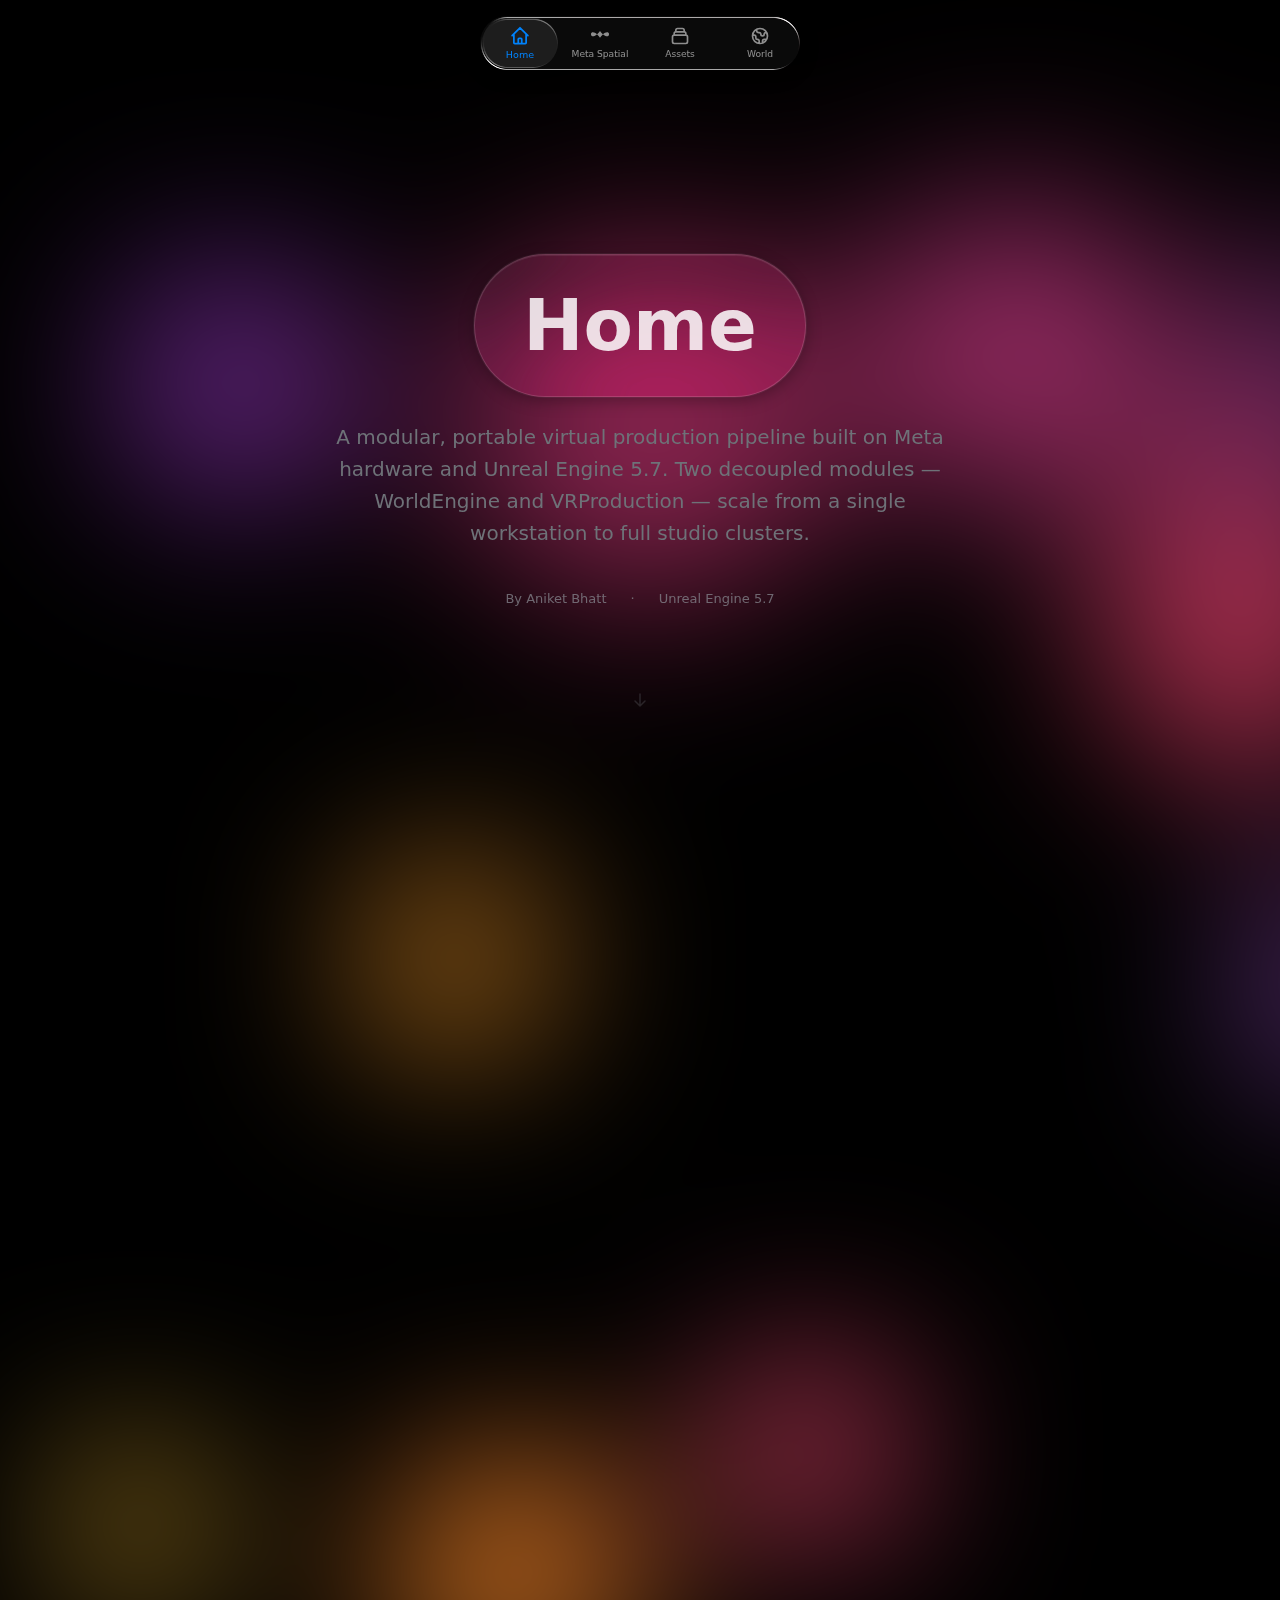
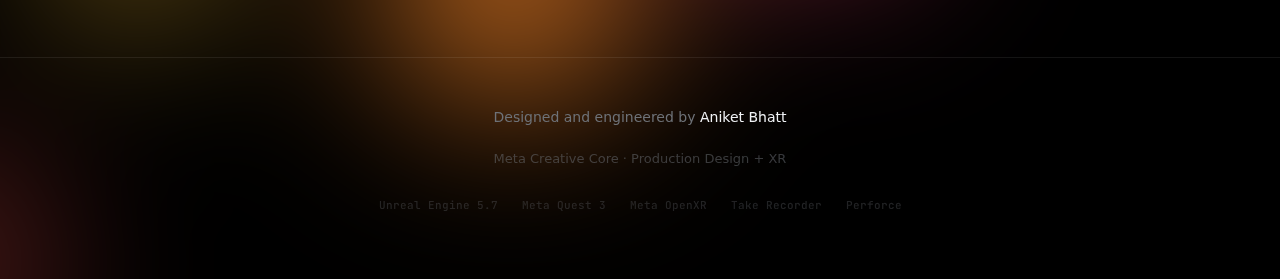
<file: index.html>
<!DOCTYPE html>
<html lang="en">
<head>
  <meta charset="UTF-8">
  <meta name="robots" content="noindex, nofollow">
  <meta http-equiv="refresh" content="0;url=landing.html">
  <title>Meta Spatial Production</title>
</head>
<body>
  <script>window.location.href = 'landing.html';</script>
</body>
</html>
</file>
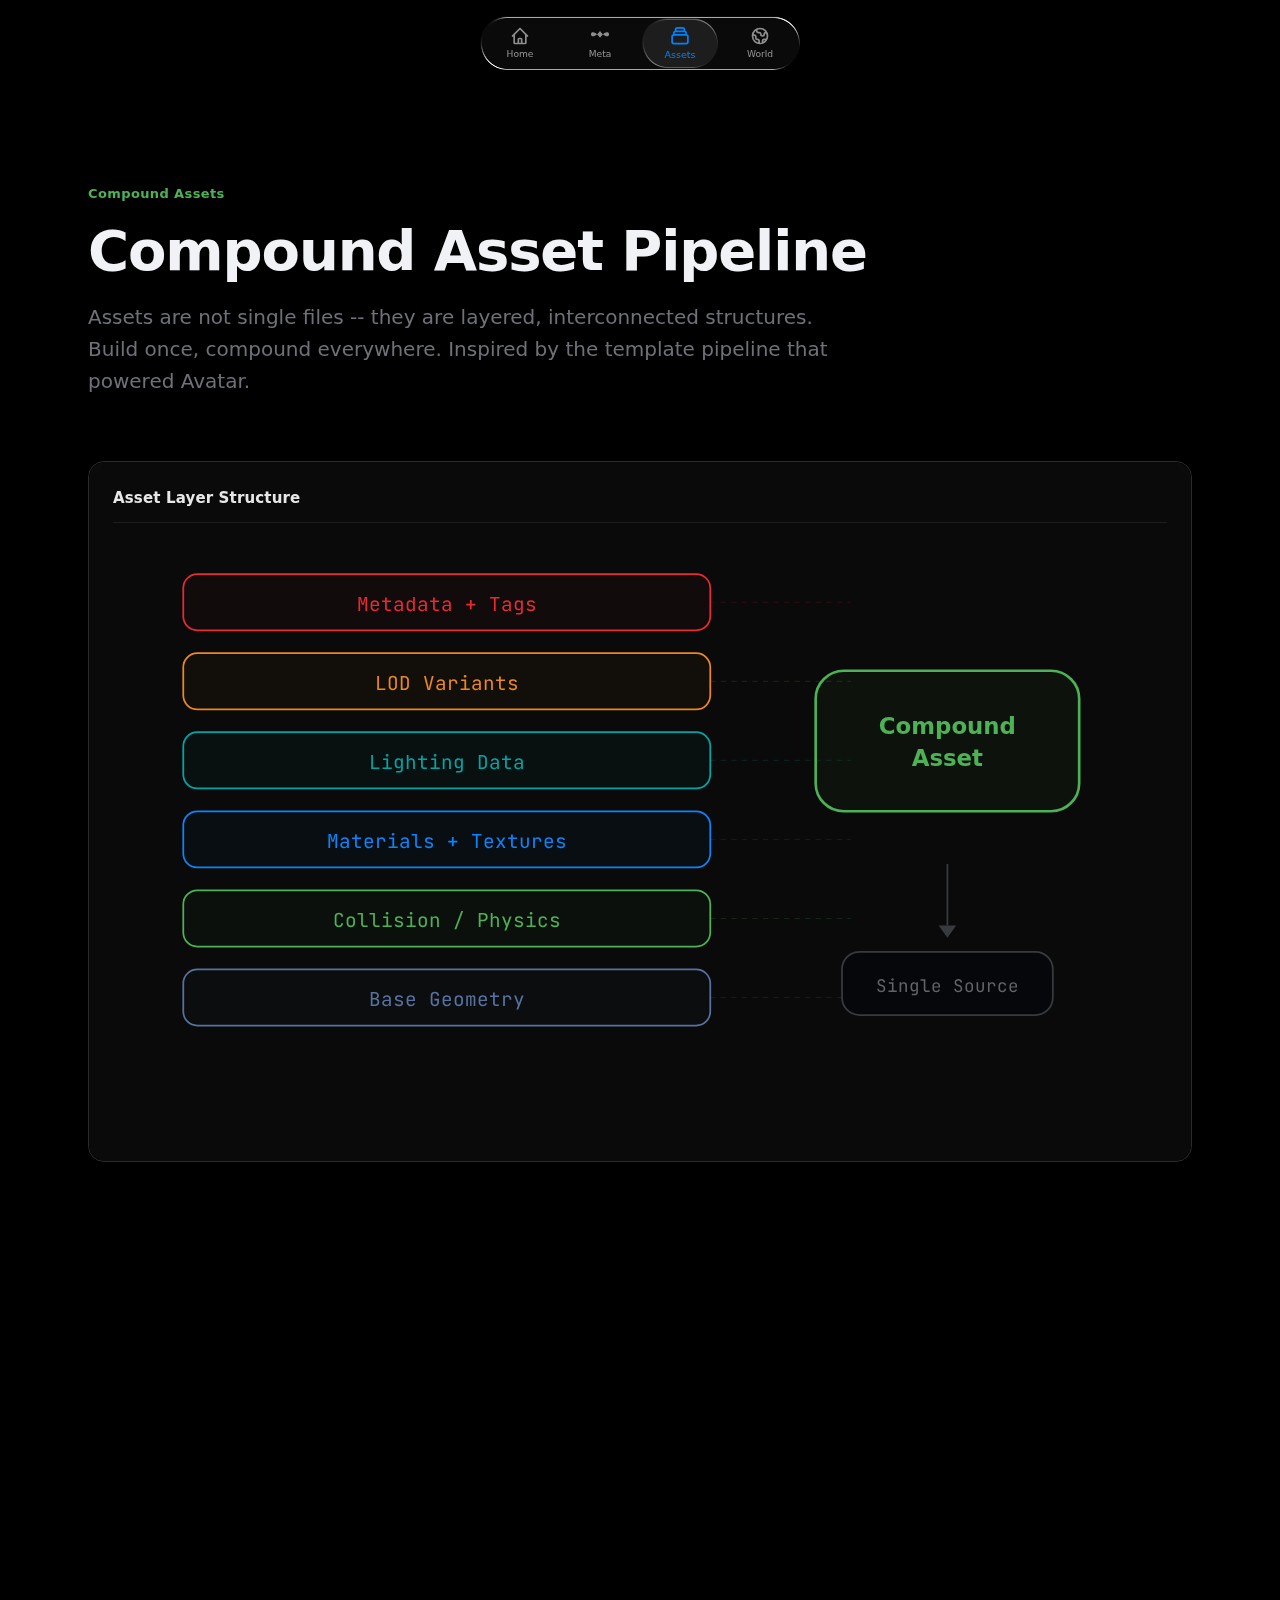
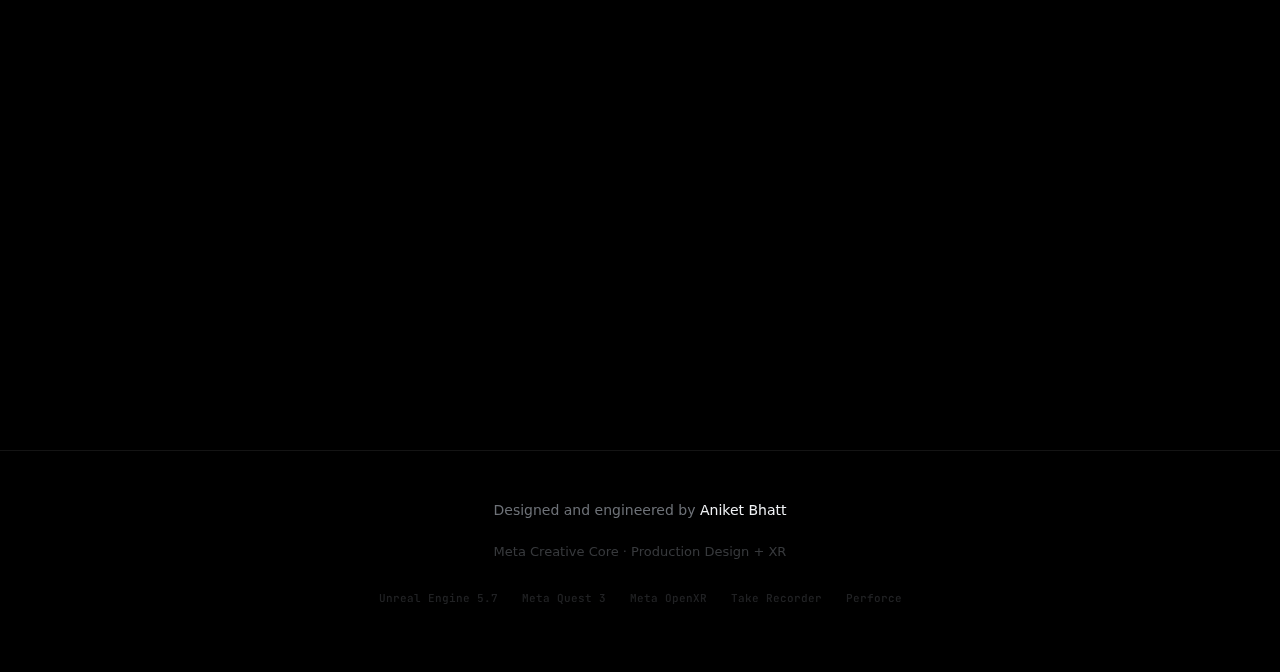
<file: compound-assets.html>
<!DOCTYPE html>
<html lang="en">
<head>
  <meta charset="UTF-8">
  <meta name="viewport" content="width=device-width, initial-scale=1.0, maximum-scale=1">
  <meta name="robots" content="noindex, nofollow">
  <title>Compound Assets - Meta Spatial Production</title>
  <link rel="preconnect" href="https://fonts.googleapis.com">
  <link rel="preconnect" href="https://fonts.gstatic.com" crossorigin>
  <link href="https://fonts.googleapis.com/css2?family=JetBrains+Mono:wght@400;500&display=swap" rel="stylesheet">
  <link rel="stylesheet" href="styles.css">
</head>
<body>

  <!-- ========== LIQUID GLASS NAV BAR ========== -->
  <div class="liquid-nav-wrap">
    <nav data-liquid-nav data-nav-active="compound">
      <a data-nav-id="home" data-nav-icon="<svg viewBox=&quot;0 0 24 24&quot; fill=&quot;none&quot;><path d=&quot;M3 12l2-2m0 0l7-7 7 7M5 10v10a1 1 0 001 1h3m10-11l2 2m-2-2v10a1 1 0 01-1 1h-3m-6 0a1 1 0 001-1v-4a1 1 0 011-1h2a1 1 0 011 1v4a1 1 0 001 1m-6 0h6&quot; stroke=&quot;currentColor&quot; stroke-width=&quot;2&quot; stroke-linecap=&quot;round&quot; stroke-linejoin=&quot;round&quot;/></svg>" href="landing.html">Home</a>
      <a data-nav-id="spatial" data-nav-icon="<svg viewBox=&quot;0 0 512 512&quot; fill=&quot;currentColor&quot;><path d=&quot;M256 301.3c-17.4-24.6-39.4-50.1-66.2-76.9-44.6-44.6-82.9-62.3-113.8-62.3-28.3 0-51.3 14.9-51.3 51.3 0 36.4 23 51.3 51.3 51.3 30.9 0 69.2-17.7 113.8-62.3 26.8-26.8 48.8-52.3 66.2-76.9 17.4 24.6 39.4 50.1 66.2 76.9 44.6 44.6 82.9 62.3 113.8 62.3 28.3 0 51.3-14.9 51.3-51.3 0-36.4-23-51.3-51.3-51.3-30.9 0-69.2 17.7-113.8 62.3-26.8 26.8-48.8 52.3-66.2 76.9z&quot;/></svg>" href="spatial-production.html">Meta</a>
      <a data-nav-id="compound" data-nav-icon="<svg viewBox=&quot;0 0 24 24&quot; fill=&quot;none&quot;><path d=&quot;M19 11H5m14 0a2 2 0 012 2v6a2 2 0 01-2 2H5a2 2 0 01-2-2v-6a2 2 0 012-2m14 0V9a2 2 0 00-2-2M5 11V9a2 2 0 012-2m0 0V5a2 2 0 012-2h6a2 2 0 012 2v2M7 7h10&quot; stroke=&quot;currentColor&quot; stroke-width=&quot;2&quot; stroke-linecap=&quot;round&quot; stroke-linejoin=&quot;round&quot;/></svg>" href="compound-assets.html">Assets</a>
      <a data-nav-id="world" data-nav-icon="<svg viewBox=&quot;0 0 24 24&quot; fill=&quot;none&quot;><path d=&quot;M3.055 11H5a2 2 0 012 2v1a2 2 0 002 2 2 2 0 012 2v2.945M8 3.935V5.5A2.5 2.5 0 0010.5 8h.5a2 2 0 012 2 2 2 0 104 0 2 2 0 012-2h1.064M15 20.488V18a2 2 0 012-2h3.064M21 12a9 9 0 11-18 0 9 9 0 0118 0z&quot; stroke=&quot;currentColor&quot; stroke-width=&quot;2&quot; stroke-linecap=&quot;round&quot; stroke-linejoin=&quot;round&quot;/></svg>" href="world-building.html">World</a>
    </nav>
  </div>

  <main style="padding-top: 72px;">
    <section class="page-section">
      <div class="container">

        <div class="section-header fade-in">
          <span class="section-label" style="color: oklch(0.68 0.16 145);">Compound Assets</span>
          <h1 class="section-title">Compound Asset Pipeline</h1>
          <p class="section-subtitle">Assets are not single files -- they are layered, interconnected structures. Build once, compound everywhere. Inspired by the template pipeline that powered Avatar.</p>
        </div>

        <!-- Asset layer diagram -->
        <div class="glass-container glass-sm mb-16 fade-in delay-1">
          <div class="glass-bg"></div>
          <div class="glass-content">
            <div class="card-panel-header">
              <span class="card-panel-label">Asset Layer Structure</span>
            </div>
            <svg viewBox="0 0 600 340" fill="none" xmlns="http://www.w3.org/2000/svg" style="width:100%;height:auto;">
              <g transform="translate(40, 20)"><rect x="0" y="0" width="300" height="32" rx="8" stroke="oklch(0.60 0.22 25)" stroke-width="1" fill="oklch(0.60 0.22 25 / 4%)"/><text x="150" y="21" text-anchor="middle" fill="oklch(0.60 0.22 25)" font-size="11" font-family="var(--font-mono)">Metadata + Tags</text><line x1="300" y1="16" x2="380" y2="16" stroke="oklch(0.60 0.22 25)" stroke-width="0.5" opacity="0.2" stroke-dasharray="3 3"/></g>
              <g transform="translate(40, 65)"><rect x="0" y="0" width="300" height="32" rx="8" stroke="oklch(0.72 0.16 60)" stroke-width="1" fill="oklch(0.72 0.16 60 / 4%)"/><text x="150" y="21" text-anchor="middle" fill="oklch(0.72 0.16 60)" font-size="11" font-family="var(--font-mono)">LOD Variants</text><line x1="300" y1="16" x2="380" y2="16" stroke="oklch(0.72 0.16 60)" stroke-width="0.5" opacity="0.2" stroke-dasharray="3 3"/></g>
              <g transform="translate(40, 110)"><rect x="0" y="0" width="300" height="32" rx="8" stroke="oklch(0.65 0.12 195)" stroke-width="1" fill="oklch(0.65 0.12 195 / 4%)"/><text x="150" y="21" text-anchor="middle" fill="oklch(0.65 0.12 195)" font-size="11" font-family="var(--font-mono)">Lighting Data</text><line x1="300" y1="16" x2="380" y2="16" stroke="oklch(0.65 0.12 195)" stroke-width="0.5" opacity="0.2" stroke-dasharray="3 3"/></g>
              <g transform="translate(40, 155)"><rect x="0" y="0" width="300" height="32" rx="8" stroke="oklch(0.62 0.20 255)" stroke-width="1" fill="oklch(0.62 0.20 255 / 4%)"/><text x="150" y="21" text-anchor="middle" fill="oklch(0.62 0.20 255)" font-size="11" font-family="var(--font-mono)">Materials + Textures</text><line x1="300" y1="16" x2="380" y2="16" stroke="oklch(0.62 0.20 255)" stroke-width="0.5" opacity="0.2" stroke-dasharray="3 3"/></g>
              <g transform="translate(40, 200)"><rect x="0" y="0" width="300" height="32" rx="8" stroke="oklch(0.68 0.16 145)" stroke-width="1" fill="oklch(0.68 0.16 145 / 4%)"/><text x="150" y="21" text-anchor="middle" fill="oklch(0.68 0.16 145)" font-size="11" font-family="var(--font-mono)">Collision / Physics</text><line x1="300" y1="16" x2="380" y2="16" stroke="oklch(0.68 0.16 145)" stroke-width="0.5" opacity="0.2" stroke-dasharray="3 3"/></g>
              <g transform="translate(40, 245)"><rect x="0" y="0" width="300" height="32" rx="8" stroke="oklch(0.55 0.08 260)" stroke-width="1" fill="oklch(0.55 0.08 260 / 4%)"/><text x="150" y="21" text-anchor="middle" fill="oklch(0.55 0.08 260)" font-size="11" font-family="var(--font-mono)">Base Geometry</text><line x1="300" y1="16" x2="380" y2="16" stroke="oklch(0.55 0.08 260)" stroke-width="0.5" opacity="0.2" stroke-dasharray="3 3"/></g>
              <g transform="translate(400, 75)"><rect x="0" y="0" width="150" height="80" rx="16" stroke="oklch(0.68 0.16 145)" stroke-width="1.5" fill="oklch(0.68 0.16 145 / 5%)"/><text x="75" y="36" text-anchor="middle" fill="oklch(0.68 0.16 145)" font-size="13" font-family="var(--font-display)" font-weight="600">Compound</text><text x="75" y="54" text-anchor="middle" fill="oklch(0.68 0.16 145)" font-size="13" font-family="var(--font-display)" font-weight="600">Asset</text></g>
              <g transform="translate(400, 185)"><line x1="75" y1="0" x2="75" y2="35" stroke="oklch(0.35 0.01 260)" stroke-width="1"/><polygon points="70,35 80,35 75,42" fill="oklch(0.35 0.01 260)"/><rect x="15" y="50" width="120" height="36" rx="10" stroke="oklch(0.35 0.01 260)" stroke-width="1" fill="oklch(0.13 0.008 260)"/><text x="75" y="73" text-anchor="middle" fill="oklch(0.50 0.01 260)" font-size="10" font-family="var(--font-mono)">Single Source</text></g>
            </svg>
          </div>
        </div>

        <!-- Three principle cards -->
        <div class="grid-3 mb-16">
          <div class="glass-container glass-sm fade-in delay-1">
            <div class="glass-bg"></div>
            <div class="glass-content">
              <div class="card-icon"><svg width="24" height="24" viewBox="0 0 24 24" fill="none"><path d="M4 4H20V16H4V4Z" stroke="currentColor" stroke-width="1.5"/><path d="M8 16V20" stroke="currentColor" stroke-width="1.5"/><path d="M16 16V20" stroke="currentColor" stroke-width="1.5"/><path d="M6 20H18" stroke="currentColor" stroke-width="1.5" stroke-linecap="round"/></svg></div>
              <h4 class="card-title">Template Pipeline</h4>
              <p class="card-text">Every asset inherits from a master template structure. When the template evolves, every child asset inherits the update. No manual propagation. No version drift.</p>
            </div>
          </div>

          <div class="glass-container glass-sm fade-in delay-2">
            <div class="glass-bg"></div>
            <div class="glass-content">
              <div class="card-icon"><svg width="24" height="24" viewBox="0 0 24 24" fill="none"><path d="M12 2L22 8.5V15.5L12 22L2 15.5V8.5L12 2Z" stroke="currentColor" stroke-width="1.5"/><path d="M12 22V15.5" stroke="currentColor" stroke-width="1.5"/><path d="M22 8.5L12 15.5L2 8.5" stroke="currentColor" stroke-width="1.5"/></svg></div>
              <h4 class="card-title">Game-Engine-Ready Assets</h4>
              <p class="card-text">Assets built for the film pipeline are simultaneously ready for interactive experiences, VR walkthroughs, and ancillary content -- at no additional production cost.</p>
            </div>
          </div>

          <div class="glass-container glass-sm fade-in delay-3">
            <div class="glass-bg"></div>
            <div class="glass-content">
              <div class="card-icon"><svg width="24" height="24" viewBox="0 0 24 24" fill="none"><circle cx="12" cy="12" r="3" stroke="currentColor" stroke-width="1.5"/><circle cx="12" cy="12" r="7" stroke="currentColor" stroke-width="1" opacity="0.5"/><circle cx="12" cy="12" r="10" stroke="currentColor" stroke-width="0.75" opacity="0.3"/></svg></div>
              <h4 class="card-title">Compound, Not Rebuild</h4>
              <p class="card-text">Traditional pipelines force you to rebuild assets for each use case. Compound assets layer data so the same source serves film rendering, real-time preview, and game deployment.</p>
            </div>
          </div>
        </div>

        <!-- Comparison table -->
        <div class="glass-container glass-sm fade-in delay-4">
          <div class="glass-bg"></div>
          <div class="glass-content">
            <div class="card-panel-header">
              <span class="card-panel-label">Traditional vs Compound</span>
            </div>
            <div class="overflow-x-auto">
              <table class="data-table">
                <thead><tr><th></th><th style="color: oklch(0.60 0.22 25);">Traditional</th><th style="color: oklch(0.68 0.16 145);">Compound</th></tr></thead>
                <tbody>
                  <tr><td style="font-family:var(--font-mono);font-size:12px;font-weight:500;color:oklch(0.55 0.01 260 / 50%);">Asset Update</td><td style="color:oklch(0.55 0.01 260 / 50%);">Rebuild from scratch</td><td style="color:oklch(0.96 0.005 260 / 80%);">Update single layer, propagates everywhere</td></tr>
                  <tr><td style="font-family:var(--font-mono);font-size:12px;font-weight:500;color:oklch(0.55 0.01 260 / 50%);">Multi-Platform</td><td style="color:oklch(0.55 0.01 260 / 50%);">Separate assets per platform</td><td style="color:oklch(0.96 0.005 260 / 80%);">One asset, LOD variants auto-selected</td></tr>
                  <tr><td style="font-family:var(--font-mono);font-size:12px;font-weight:500;color:oklch(0.55 0.01 260 / 50%);">Ancillary Content</td><td style="color:oklch(0.55 0.01 260 / 50%);">Separate production pipeline</td><td style="color:oklch(0.96 0.005 260 / 80%);">Game-engine-ready assets ship directly</td></tr>
                  <tr><td style="font-family:var(--font-mono);font-size:12px;font-weight:500;color:oklch(0.55 0.01 260 / 50%);">Template Reuse</td><td style="color:oklch(0.55 0.01 260 / 50%);">Copy-paste, manual sync</td><td style="color:oklch(0.96 0.005 260 / 80%);">Template inheritance</td></tr>
                  <tr><td style="font-family:var(--font-mono);font-size:12px;font-weight:500;color:oklch(0.55 0.01 260 / 50%);">Team Collaboration</td><td style="color:oklch(0.55 0.01 260 / 50%);">File conflicts, version hell</td><td style="color:oklch(0.96 0.005 260 / 80%);">Layer-level ownership, parallel work</td></tr>
                </tbody>
              </table>
            </div>
          </div>
        </div>

      </div>
    </section>
  </main>

  <footer class="footer">
    <div class="container footer-inner">
      <p class="footer-credit">Designed and engineered by <strong>Aniket Bhatt</strong></p>
      <p class="footer-role">Meta Creative Core &middot; Production Design + XR</p>
      <div class="footer-tech"><span>Unreal Engine 5.7</span><span>Meta Quest 3</span><span>Meta OpenXR</span><span>Take Recorder</span><span>Perforce</span></div>
    </div>
  </footer>

  <script src="main.js"></script>
  <script src="liquid-glass.js"></script>
</body>
</html>
</file>
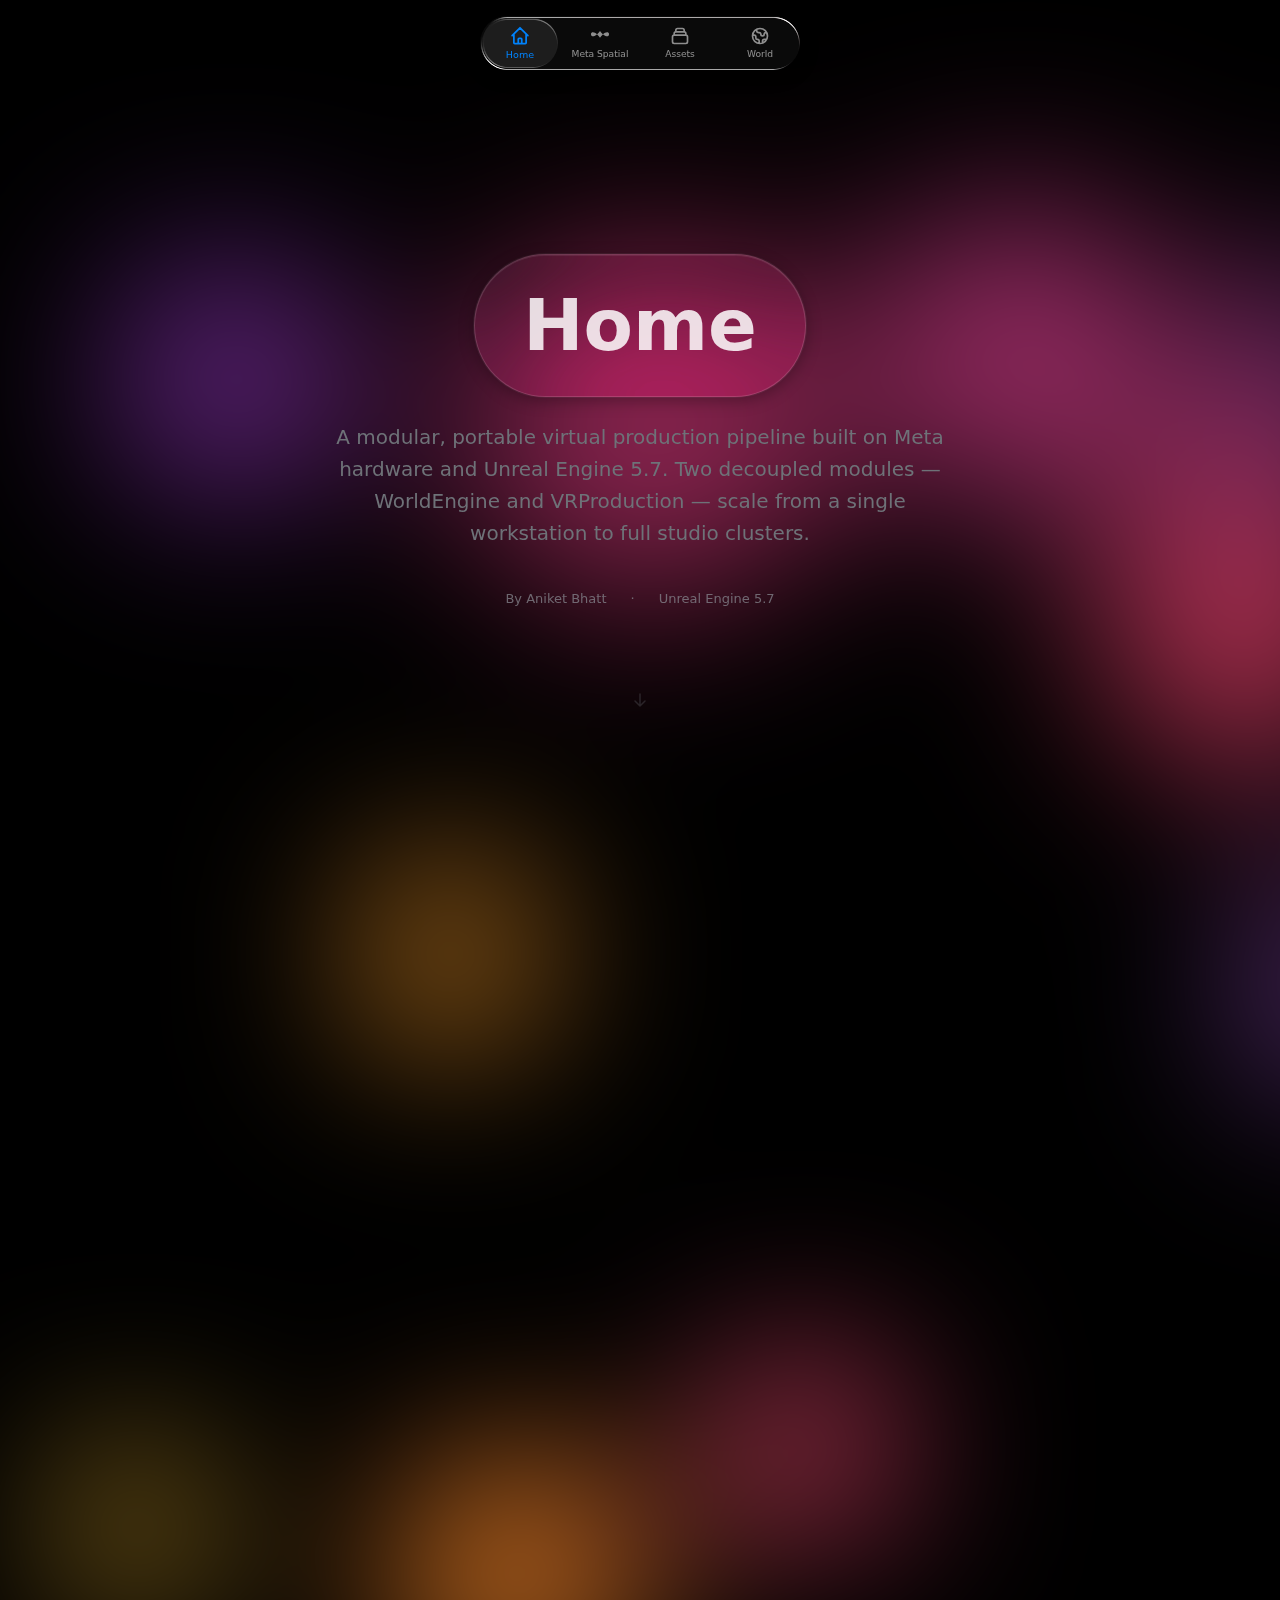
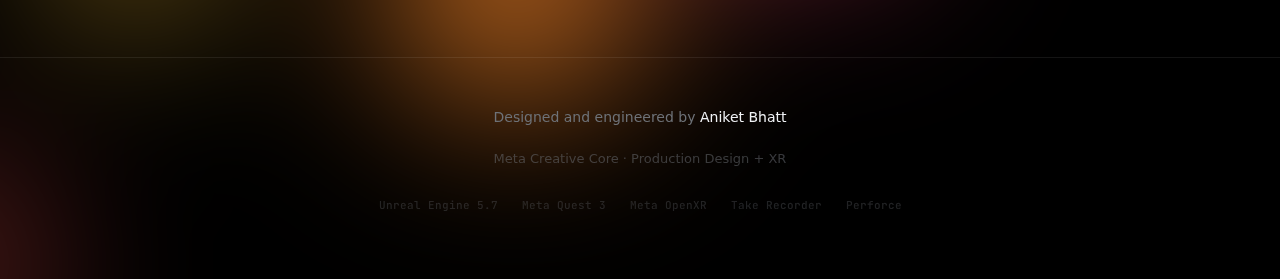
<file: landing.html>
<!DOCTYPE html>
<html lang="en">
<head>
  <meta charset="UTF-8">
  <meta name="viewport" content="width=device-width, initial-scale=1.0, maximum-scale=1">
  <meta name="robots" content="noindex, nofollow">
  <title>Meta Spatial Production</title>
  <link rel="preconnect" href="https://fonts.googleapis.com">
  <link rel="preconnect" href="https://fonts.gstatic.com" crossorigin>
  <link href="https://fonts.googleapis.com/css2?family=JetBrains+Mono:wght@400;500&display=swap" rel="stylesheet">
  <link rel="stylesheet" href="styles.css">
</head>
<body>

  <!-- ========== LIQUID GLASS NAV BAR ========== -->
  <div class="liquid-nav-wrap">
    <nav data-liquid-nav data-nav-active="home">
      <a data-nav-id="home" data-nav-icon="<svg viewBox=&quot;0 0 24 24&quot; fill=&quot;none&quot;><path d=&quot;M3 12l2-2m0 0l7-7 7 7M5 10v10a1 1 0 001 1h3m10-11l2 2m-2-2v10a1 1 0 01-1 1h-3m-6 0a1 1 0 001-1v-4a1 1 0 011-1h2a1 1 0 011 1v4a1 1 0 001 1m-6 0h6&quot; stroke=&quot;currentColor&quot; stroke-width=&quot;2&quot; stroke-linecap=&quot;round&quot; stroke-linejoin=&quot;round&quot;/></svg>" href="landing.html">Home</a>
      <a data-nav-id="spatial" data-nav-icon="<svg viewBox=&quot;0 0 512 512&quot; fill=&quot;currentColor&quot;><path d=&quot;M256 301.3c-17.4-24.6-39.4-50.1-66.2-76.9-44.6-44.6-82.9-62.3-113.8-62.3-28.3 0-51.3 14.9-51.3 51.3 0 36.4 23 51.3 51.3 51.3 30.9 0 69.2-17.7 113.8-62.3 26.8-26.8 48.8-52.3 66.2-76.9 17.4 24.6 39.4 50.1 66.2 76.9 44.6 44.6 82.9 62.3 113.8 62.3 28.3 0 51.3-14.9 51.3-51.3 0-36.4-23-51.3-51.3-51.3-30.9 0-69.2 17.7-113.8 62.3-26.8 26.8-48.8 52.3-66.2 76.9z&quot;/></svg>" href="spatial-production.html">Meta Spatial</a>
      <a data-nav-id="compound" data-nav-icon="<svg viewBox=&quot;0 0 24 24&quot; fill=&quot;none&quot;><path d=&quot;M19 11H5m14 0a2 2 0 012 2v6a2 2 0 01-2 2H5a2 2 0 01-2-2v-6a2 2 0 012-2m14 0V9a2 2 0 00-2-2M5 11V9a2 2 0 012-2m0 0V5a2 2 0 012-2h6a2 2 0 012 2v2M7 7h10&quot; stroke=&quot;currentColor&quot; stroke-width=&quot;2&quot; stroke-linecap=&quot;round&quot; stroke-linejoin=&quot;round&quot;/></svg>" href="compound-assets.html">Assets</a>
      <a data-nav-id="world" data-nav-icon="<svg viewBox=&quot;0 0 24 24&quot; fill=&quot;none&quot;><path d=&quot;M3.055 11H5a2 2 0 012 2v1a2 2 0 002 2 2 2 0 012 2v2.945M8 3.935V5.5A2.5 2.5 0 0010.5 8h.5a2 2 0 012 2 2 2 0 104 0 2 2 0 012-2h1.064M15 20.488V18a2 2 0 012-2h3.064M21 12a9 9 0 11-18 0 9 9 0 0118 0z&quot; stroke=&quot;currentColor&quot; stroke-width=&quot;2&quot; stroke-linecap=&quot;round&quot; stroke-linejoin=&quot;round&quot;/></svg>" href="world-building.html">World</a>
    </nav>
  </div>

  <!-- Full-page gradient background -->
  <canvas id="hero-gradient" class="page-gradient"></canvas>

  <!-- Hero -->
  <section class="hero">
    <div class="hero-content">
      <div class="hero-badge fade-in" style="font-size:clamp(2.5rem, 6vw, 4.5rem);padding:0.8rem 3rem;font-weight:700;">Home</div>
      <p class="hero-subtitle fade-in delay-2">A modular, portable virtual production pipeline built on Meta hardware and Unreal Engine 5.7. Two decoupled modules — WorldEngine and VRProduction — scale from a single workstation to full studio clusters.</p>
      <div class="hero-meta fade-in delay-3">
        <span>By Aniket Bhatt</span>
        <span class="hero-meta-sep">&middot;</span>
        <span>Unreal Engine 5.7</span>
      </div>
      <div class="hero-scroll fade-in delay-4">
        <svg width="20" height="20" viewBox="0 0 20 20" fill="none">
          <path d="M10 4V16M10 16L5 11M10 16L15 11" stroke="currentColor" stroke-width="1.5" stroke-linecap="round" stroke-linejoin="round" style="color: oklch(0.55 0.01 260 / 30%)"/>
        </svg>
      </div>
    </div>
  </section>

  <!-- Four Pillars -->
  <section class="page-section">
    <div class="container">
      <div class="pillars-heading fade-in">
        <h2>Three Pillars</h2>
        <p>The foundation of a new production paradigm.</p>
      </div>

      <div class="grid-3">

        <!-- Spatial Production -->
        <a href="spatial-production.html" class="glass-container fade-in delay-1">
          <div class="glass-bg"></div>
          <div class="glass-content">
            <div class="card-icon">
              <svg width="32" height="32" viewBox="0 0 32 32" fill="none">
                <rect x="4" y="8" width="24" height="16" rx="4" stroke="currentColor" stroke-width="1.5"/>
                <circle cx="12" cy="16" r="4" stroke="currentColor" stroke-width="1"/>
                <circle cx="20" cy="16" r="4" stroke="currentColor" stroke-width="1"/>
              </svg>
            </div>
            <h3 class="pillar-card-title">Meta Spatial Production</h3>
            <p class="pillar-card-desc">A project-agnostic, portable filmmaking toolkit designed as a self-contained UE5 plugin. VR camera operation, multi-user role management, performance capture, and data export — all wireless on Meta Quest.</p>
            <div class="pillar-card-arrow">
              <span>Learn more</span>
              <svg width="14" height="14" viewBox="0 0 14 14" fill="none"><path d="M5 3L9 7L5 11" stroke="currentColor" stroke-width="1.5" stroke-linecap="round" stroke-linejoin="round"/></svg>
            </div>
          </div>
        </a>

        <!-- Compound Assets -->
        <a href="compound-assets.html" class="glass-container fade-in delay-2">
          <div class="glass-bg"></div>
          <div class="glass-content">
            <div class="card-icon">
              <svg width="32" height="32" viewBox="0 0 32 32" fill="none">
                <rect x="6" y="4" width="20" height="6" rx="1.5" stroke="currentColor" stroke-width="1.5"/>
                <rect x="6" y="13" width="20" height="6" rx="1.5" stroke="currentColor" stroke-width="1.5"/>
                <rect x="6" y="22" width="20" height="6" rx="1.5" stroke="currentColor" stroke-width="1.5"/>
              </svg>
            </div>
            <h3 class="pillar-card-title">Compound Asset Pipeline</h3>
            <p class="pillar-card-desc">Assets are layered, interconnected structures. Build once, compound everywhere. Inspired by the template pipeline that powered Avatar.</p>
            <div class="pillar-card-arrow">
              <span>Learn more</span>
              <svg width="14" height="14" viewBox="0 0 14 14" fill="none"><path d="M5 3L9 7L5 11" stroke="currentColor" stroke-width="1.5" stroke-linecap="round" stroke-linejoin="round"/></svg>
            </div>
          </div>
        </a>

        <!-- World Building -->
        <a href="world-building.html" class="glass-container fade-in delay-3">
          <div class="glass-bg"></div>
          <div class="glass-content">
            <div class="card-icon">
              <svg width="32" height="32" viewBox="0 0 32 32" fill="none">
                <circle cx="16" cy="8" r="3" stroke="currentColor" stroke-width="1.5"/>
                <circle cx="8" cy="22" r="3" stroke="currentColor" stroke-width="1.5"/>
                <circle cx="24" cy="22" r="3" stroke="currentColor" stroke-width="1.5"/>
                <line x1="14" y1="10.5" x2="9.5" y2="19.5" stroke="currentColor" stroke-width="1"/>
                <line x1="18" y1="10.5" x2="22.5" y2="19.5" stroke="currentColor" stroke-width="1"/>
                <line x1="11" y1="22" x2="21" y2="22" stroke="currentColor" stroke-width="1"/>
              </svg>
            </div>
            <h3 class="pillar-card-title">World Building Neural Network</h3>
            <p class="pillar-card-desc">A project-specific simulation layer modeling the world as a coherent mechanistic system. Physics, biology, chemistry — the FOREST_SYSTEM architecture maps canonical lore to functional classes.</p>
            <div class="pillar-card-arrow">
              <span>Learn more</span>
              <svg width="14" height="14" viewBox="0 0 14 14" fill="none"><path d="M5 3L9 7L5 11" stroke="currentColor" stroke-width="1.5" stroke-linecap="round" stroke-linejoin="round"/></svg>
            </div>
          </div>
        </a>


      </div>
    </div>
  </section>

  <!-- Footer -->
  <footer class="footer">
    <div class="container footer-inner">
      <p class="footer-credit">Designed and engineered by <strong>Aniket Bhatt</strong></p>
      <p class="footer-role">Meta Creative Core &middot; Production Design + XR</p>
      <div class="footer-tech">
        <span>Unreal Engine 5.7</span>
        <span>Meta Quest 3</span>
        <span>Meta OpenXR</span>
        <span>Take Recorder</span>
        <span>Perforce</span>
      </div>
    </div>
  </footer>

  <script src="main.js"></script>
  <script src="liquid-glass.js"></script>
  <script>
    function resizePageGradient() {
      const c = document.getElementById('hero-gradient');
      if (c) c.style.height = document.documentElement.scrollHeight + 'px';
    }
    window.addEventListener('load', resizePageGradient);
    window.addEventListener('resize', resizePageGradient);
  </script>
</body>
</html>
</file>
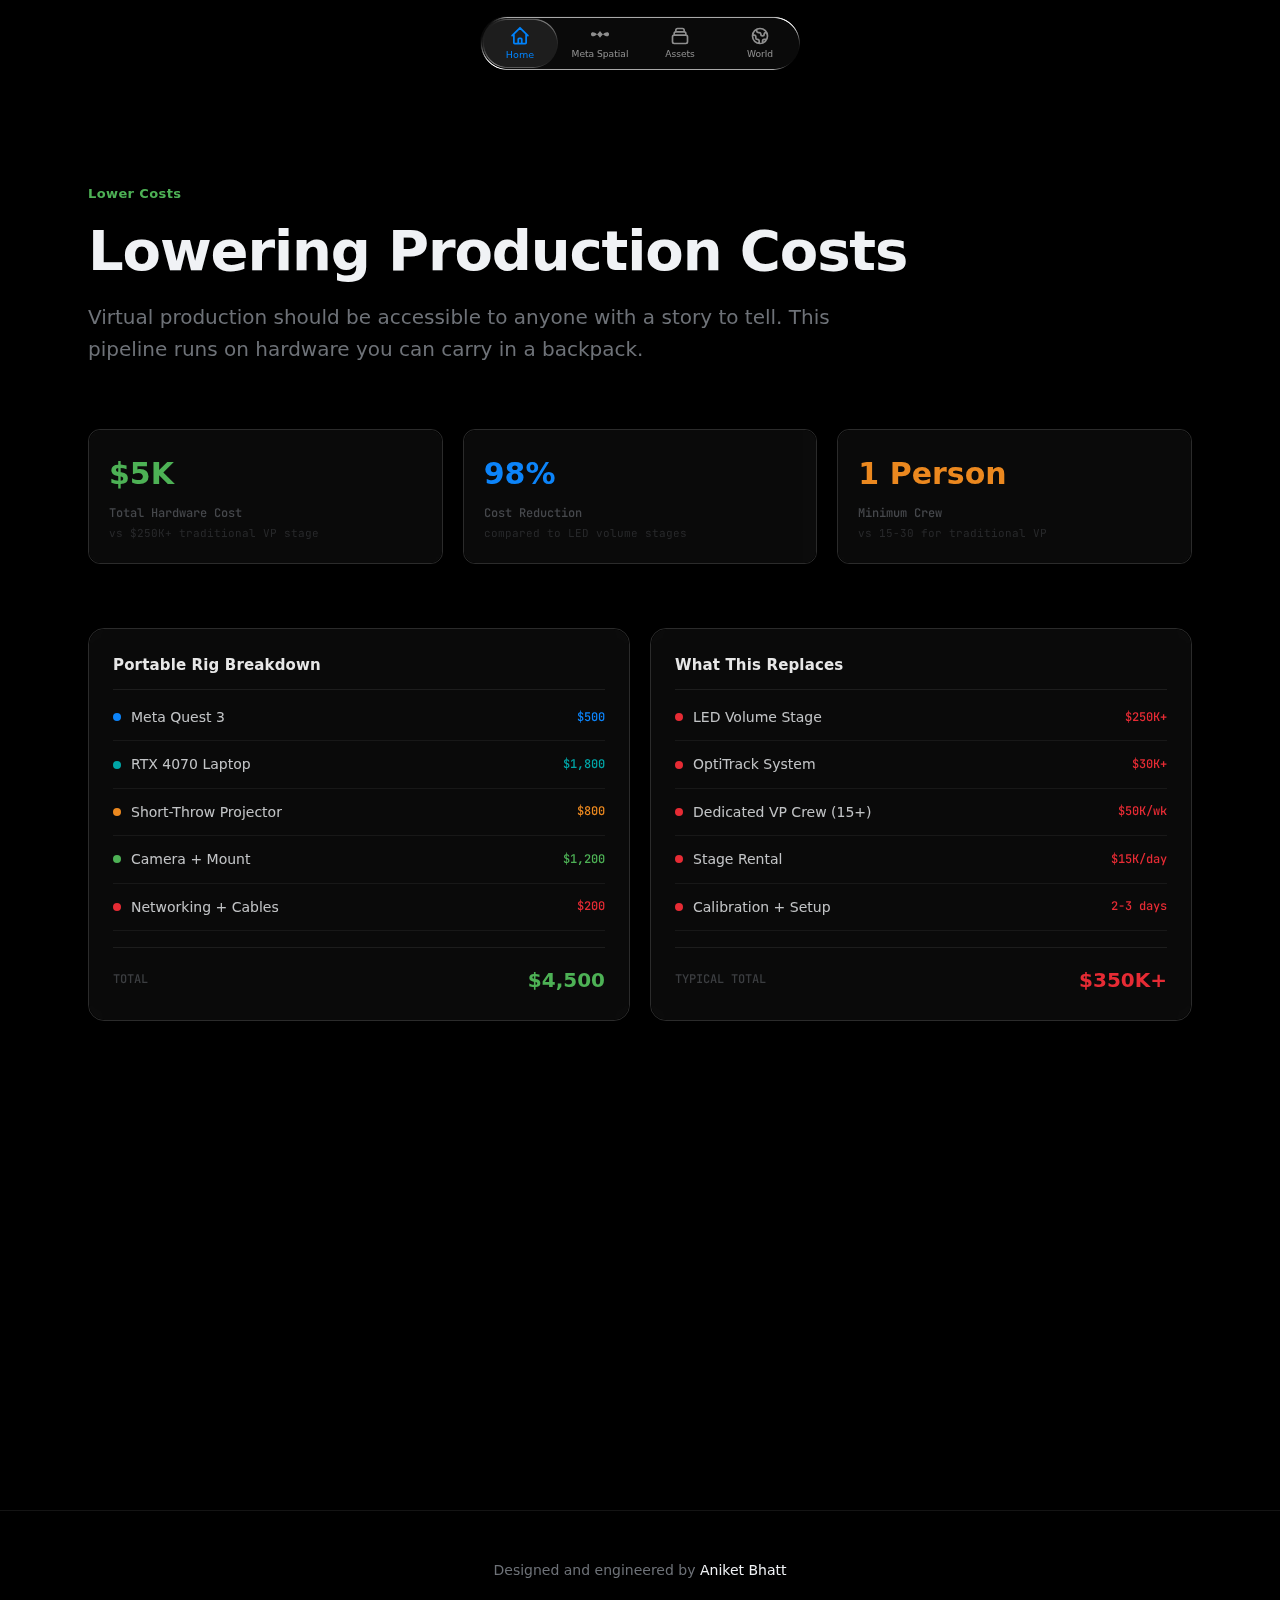
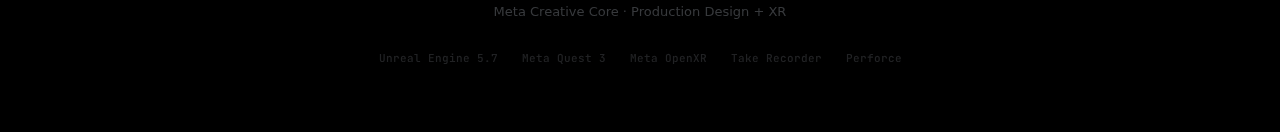
<file: lower-costs.html>
<!DOCTYPE html>
<html lang="en">
<head>
  <meta charset="UTF-8">
  <meta name="viewport" content="width=device-width, initial-scale=1.0, maximum-scale=1">
  <meta name="robots" content="noindex, nofollow">
  <title>Lower Costs - Meta Spatial Production</title>
  <link rel="preconnect" href="https://fonts.googleapis.com">
  <link rel="preconnect" href="https://fonts.gstatic.com" crossorigin>
  <link href="https://fonts.googleapis.com/css2?family=JetBrains+Mono:wght@400;500&display=swap" rel="stylesheet">
  <link rel="stylesheet" href="styles.css">
</head>
<body>

  <!-- ========== LIQUID GLASS NAV BAR ========== -->
  <div class="liquid-nav-wrap">
    <nav data-liquid-nav data-nav-active="costs">
      <a data-nav-id="home" data-nav-icon="<svg viewBox=&quot;0 0 24 24&quot; fill=&quot;none&quot;><path d=&quot;M3 12l2-2m0 0l7-7 7 7M5 10v10a1 1 0 001 1h3m10-11l2 2m-2-2v10a1 1 0 01-1 1h-3m-6 0a1 1 0 001-1v-4a1 1 0 011-1h2a1 1 0 011 1v4a1 1 0 001 1m-6 0h6&quot; stroke=&quot;currentColor&quot; stroke-width=&quot;2&quot; stroke-linecap=&quot;round&quot; stroke-linejoin=&quot;round&quot;/></svg>" href="landing.html">Home</a>
      <a data-nav-id="spatial" data-nav-icon="<svg viewBox=&quot;0 0 512 512&quot; fill=&quot;currentColor&quot;><path d=&quot;M256 301.3c-17.4-24.6-39.4-50.1-66.2-76.9-44.6-44.6-82.9-62.3-113.8-62.3-28.3 0-51.3 14.9-51.3 51.3 0 36.4 23 51.3 51.3 51.3 30.9 0 69.2-17.7 113.8-62.3 26.8-26.8 48.8-52.3 66.2-76.9 17.4 24.6 39.4 50.1 66.2 76.9 44.6 44.6 82.9 62.3 113.8 62.3 28.3 0 51.3-14.9 51.3-51.3 0-36.4-23-51.3-51.3-51.3-30.9 0-69.2 17.7-113.8 62.3-26.8 26.8-48.8 52.3-66.2 76.9z&quot;/></svg>" href="spatial-production.html">Meta Spatial</a>
      <a data-nav-id="compound" data-nav-icon="<svg viewBox=&quot;0 0 24 24&quot; fill=&quot;none&quot;><path d=&quot;M19 11H5m14 0a2 2 0 012 2v6a2 2 0 01-2 2H5a2 2 0 01-2-2v-6a2 2 0 012-2m14 0V9a2 2 0 00-2-2M5 11V9a2 2 0 012-2m0 0V5a2 2 0 012-2h6a2 2 0 012 2v2M7 7h10&quot; stroke=&quot;currentColor&quot; stroke-width=&quot;2&quot; stroke-linecap=&quot;round&quot; stroke-linejoin=&quot;round&quot;/></svg>" href="compound-assets.html">Assets</a>
      <a data-nav-id="world" data-nav-icon="<svg viewBox=&quot;0 0 24 24&quot; fill=&quot;none&quot;><path d=&quot;M3.055 11H5a2 2 0 012 2v1a2 2 0 002 2 2 2 0 012 2v2.945M8 3.935V5.5A2.5 2.5 0 0010.5 8h.5a2 2 0 012 2 2 2 0 104 0 2 2 0 012-2h1.064M15 20.488V18a2 2 0 012-2h3.064M21 12a9 9 0 11-18 0 9 9 0 0118 0z&quot; stroke=&quot;currentColor&quot; stroke-width=&quot;2&quot; stroke-linecap=&quot;round&quot; stroke-linejoin=&quot;round&quot;/></svg>" href="world-building.html">World</a>
    </nav>
  </div>

  <main style="padding-top: 72px;">
    <section class="page-section">
      <div class="container">

        <div class="section-header fade-in">
          <span class="section-label" style="color: oklch(0.68 0.16 145);">Lower Costs</span>
          <h1 class="section-title">Lowering Production Costs</h1>
          <p class="section-subtitle">Virtual production should be accessible to anyone with a story to tell. This pipeline runs on hardware you can carry in a backpack.</p>
        </div>

        <!-- Metric cards -->
        <div class="grid-3 mb-16">
          <div class="glass-container glass-xs fade-in delay-1">
            <div class="glass-bg"></div>
            <div class="glass-content">
              <div class="metric-value" style="color: oklch(0.68 0.16 145);">$5K</div>
              <div class="metric-label">Total Hardware Cost</div>
              <div class="metric-sub">vs $250K+ traditional VP stage</div>
            </div>
          </div>

          <div class="glass-container glass-xs fade-in delay-2">
            <div class="glass-bg"></div>
            <div class="glass-content">
              <div class="metric-value" style="color: oklch(0.62 0.20 255);">98%</div>
              <div class="metric-label">Cost Reduction</div>
              <div class="metric-sub">compared to LED volume stages</div>
            </div>
          </div>

          <div class="glass-container glass-xs fade-in delay-3">
            <div class="glass-bg"></div>
            <div class="glass-content">
              <div class="metric-value" style="color: oklch(0.72 0.16 60);">1 Person</div>
              <div class="metric-label">Minimum Crew</div>
              <div class="metric-sub">vs 15-30 for traditional VP</div>
            </div>
          </div>
        </div>

        <!-- Rig breakdown -->
        <div class="grid-2 mb-16">
          <div class="glass-container glass-sm fade-in delay-1">
            <div class="glass-bg"></div>
            <div class="glass-content">
              <div class="card-panel-header">
                <span class="card-panel-label">Portable Rig Breakdown</span>
              </div>
              <div class="rig-item">
                <span class="rig-item-name"><span class="rig-item-dot" style="background: oklch(0.62 0.20 255);"></span>Meta Quest 3</span>
                <span class="rig-item-cost" style="color: oklch(0.62 0.20 255);">$500</span>
              </div>
              <div class="rig-item">
                <span class="rig-item-name"><span class="rig-item-dot" style="background: oklch(0.65 0.12 195);"></span>RTX 4070 Laptop</span>
                <span class="rig-item-cost" style="color: oklch(0.65 0.12 195);">$1,800</span>
              </div>
              <div class="rig-item">
                <span class="rig-item-name"><span class="rig-item-dot" style="background: oklch(0.72 0.16 60);"></span>Short-Throw Projector</span>
                <span class="rig-item-cost" style="color: oklch(0.72 0.16 60);">$800</span>
              </div>
              <div class="rig-item">
                <span class="rig-item-name"><span class="rig-item-dot" style="background: oklch(0.68 0.16 145);"></span>Camera + Mount</span>
                <span class="rig-item-cost" style="color: oklch(0.68 0.16 145);">$1,200</span>
              </div>
              <div class="rig-item">
                <span class="rig-item-name"><span class="rig-item-dot" style="background: oklch(0.60 0.22 25);"></span>Networking + Cables</span>
                <span class="rig-item-cost" style="color: oklch(0.60 0.22 25);">$200</span>
              </div>
              <div class="rig-total">
                <span class="rig-total-label">TOTAL</span>
                <span class="rig-total-value">$4,500</span>
              </div>
            </div>
          </div>

          <div class="glass-container glass-sm fade-in delay-2">
            <div class="glass-bg"></div>
            <div class="glass-content">
              <div class="card-panel-header">
                <span class="card-panel-label">What This Replaces</span>
              </div>
              <div class="rig-item">
                <span class="rig-item-name"><span class="rig-item-dot" style="background: oklch(0.60 0.22 25);"></span>LED Volume Stage</span>
                <span class="rig-item-cost" style="color: oklch(0.60 0.22 25);">$250K+</span>
              </div>
              <div class="rig-item">
                <span class="rig-item-name"><span class="rig-item-dot" style="background: oklch(0.60 0.22 25);"></span>OptiTrack System</span>
                <span class="rig-item-cost" style="color: oklch(0.60 0.22 25);">$30K+</span>
              </div>
              <div class="rig-item">
                <span class="rig-item-name"><span class="rig-item-dot" style="background: oklch(0.60 0.22 25);"></span>Dedicated VP Crew (15+)</span>
                <span class="rig-item-cost" style="color: oklch(0.60 0.22 25);">$50K/wk</span>
              </div>
              <div class="rig-item">
                <span class="rig-item-name"><span class="rig-item-dot" style="background: oklch(0.60 0.22 25);"></span>Stage Rental</span>
                <span class="rig-item-cost" style="color: oklch(0.60 0.22 25);">$15K/day</span>
              </div>
              <div class="rig-item">
                <span class="rig-item-name"><span class="rig-item-dot" style="background: oklch(0.60 0.22 25);"></span>Calibration + Setup</span>
                <span class="rig-item-cost" style="color: oklch(0.60 0.22 25);">2-3 days</span>
              </div>
              <div class="rig-total">
                <span class="rig-total-label">TYPICAL TOTAL</span>
                <span class="rig-total-value" style="color: oklch(0.60 0.22 25);">$350K+</span>
              </div>
            </div>
          </div>
        </div>

        <!-- Callout -->
        <div class="glass-container glass-sm fade-in delay-3">
          <div class="glass-bg"></div>
          <div class="glass-content">
            <div class="callout-inner">
              <div class="callout-icon" style="background: oklch(0.68 0.16 145 / 10%); color: oklch(0.68 0.16 145);">
                <svg width="20" height="20" viewBox="0 0 20 20" fill="none"><path d="M10 2L2 6L10 10L18 6L10 2Z" stroke="currentColor" stroke-width="1.5"/><path d="M2 14L10 18L18 14" stroke="currentColor" stroke-width="1.5"/></svg>
              </div>
              <div>
                <h4 class="callout-title">Democratizing Virtual Production</h4>
                <p class="callout-text">The goal is not to replace LED volumes -- they serve a purpose at scale. The goal is to make virtual production accessible to indie filmmakers, students, and small studios who could never afford a $250K stage. A filmmaker with a Quest headset, a laptop, and a projector can now achieve results that previously required a full VP crew.</p>
              </div>
            </div>
          </div>
        </div>

        <!-- Closing -->
        <div class="glass-container glass-sm closing fade-in delay-4" style="margin-top: 3rem;">
          <div class="glass-bg"></div>
          <div class="glass-content">
            <p>The best camera is the one you have with you. The best VP stage is the one that <strong>fits in your backpack</strong>.</p>
          </div>
        </div>

      </div>
    </section>
  </main>

  <footer class="footer">
    <div class="container footer-inner">
      <p class="footer-credit">Designed and engineered by <strong>Aniket Bhatt</strong></p>
      <p class="footer-role">Meta Creative Core &middot; Production Design + XR</p>
      <div class="footer-tech"><span>Unreal Engine 5.7</span><span>Meta Quest 3</span><span>Meta OpenXR</span><span>Take Recorder</span><span>Perforce</span></div>
    </div>
  </footer>

  <script src="main.js"></script>
  <script src="liquid-glass.js"></script>
</body>
</html>
</file>
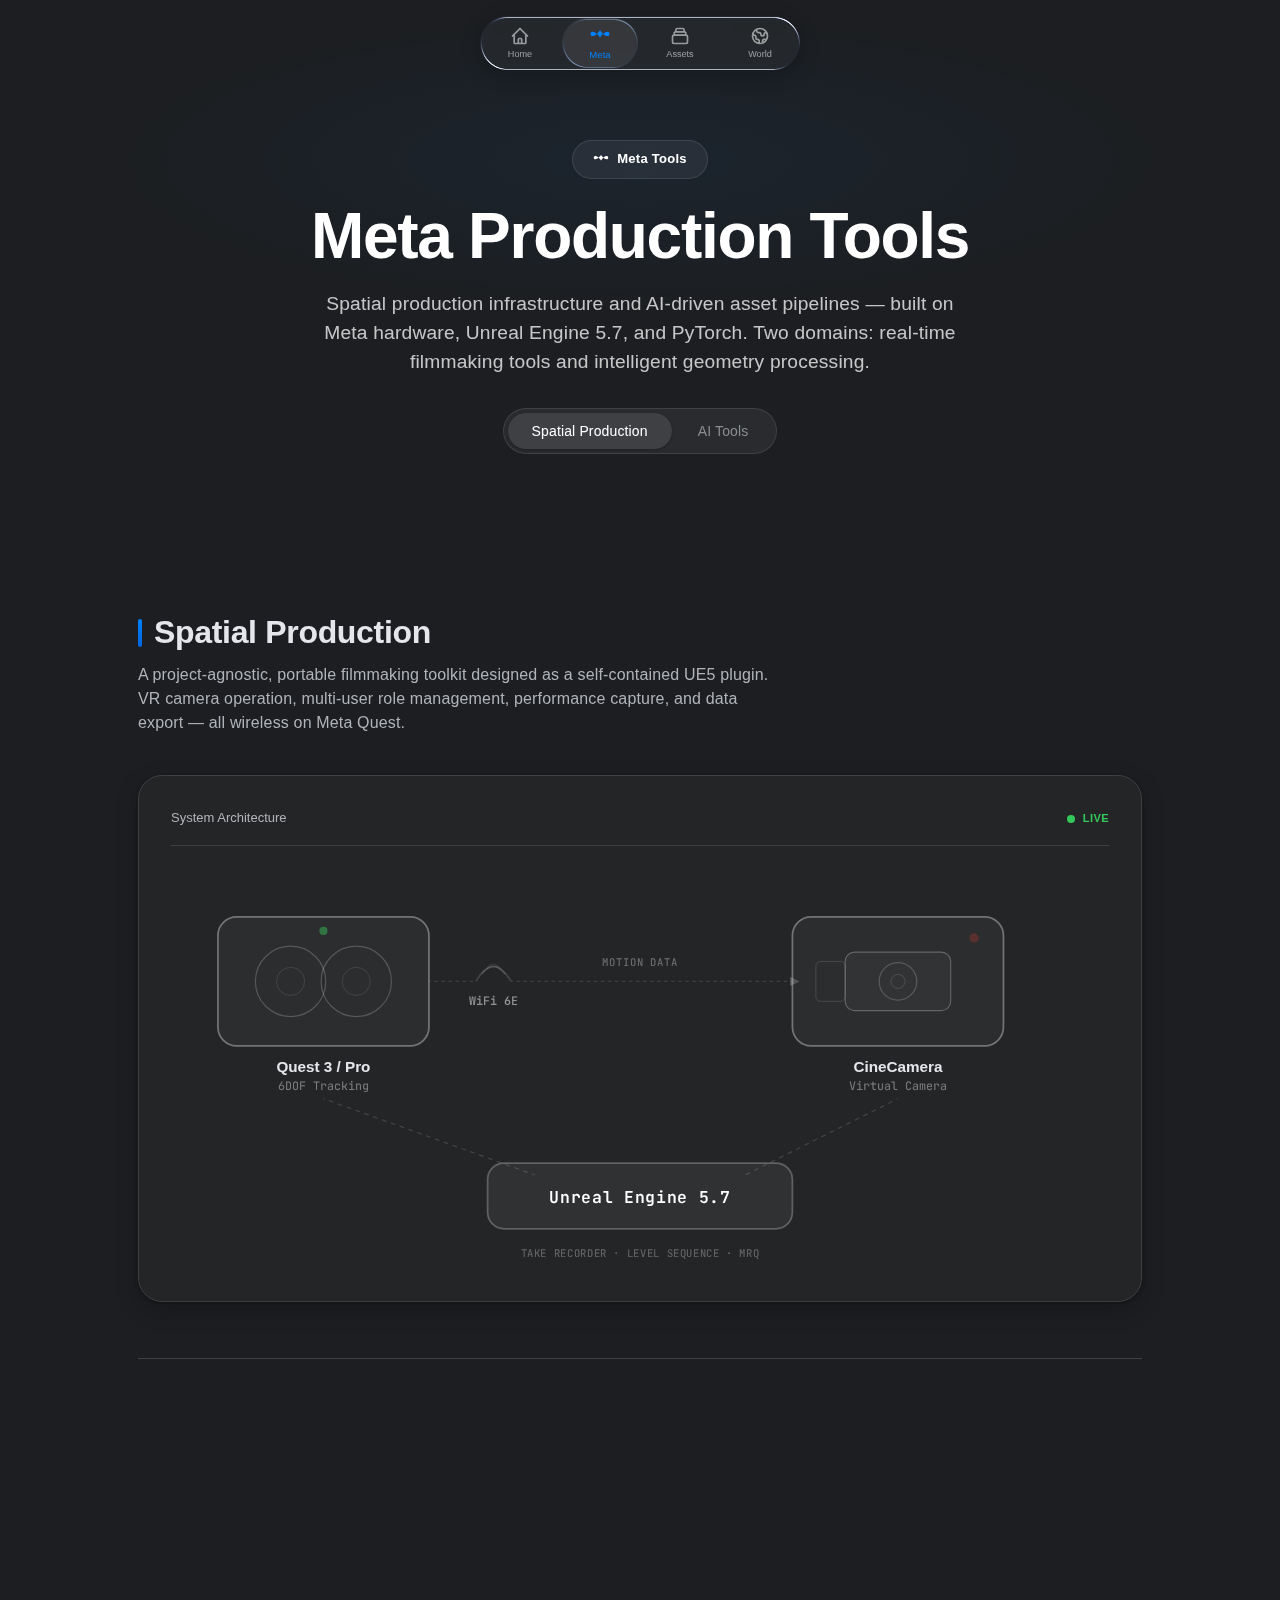
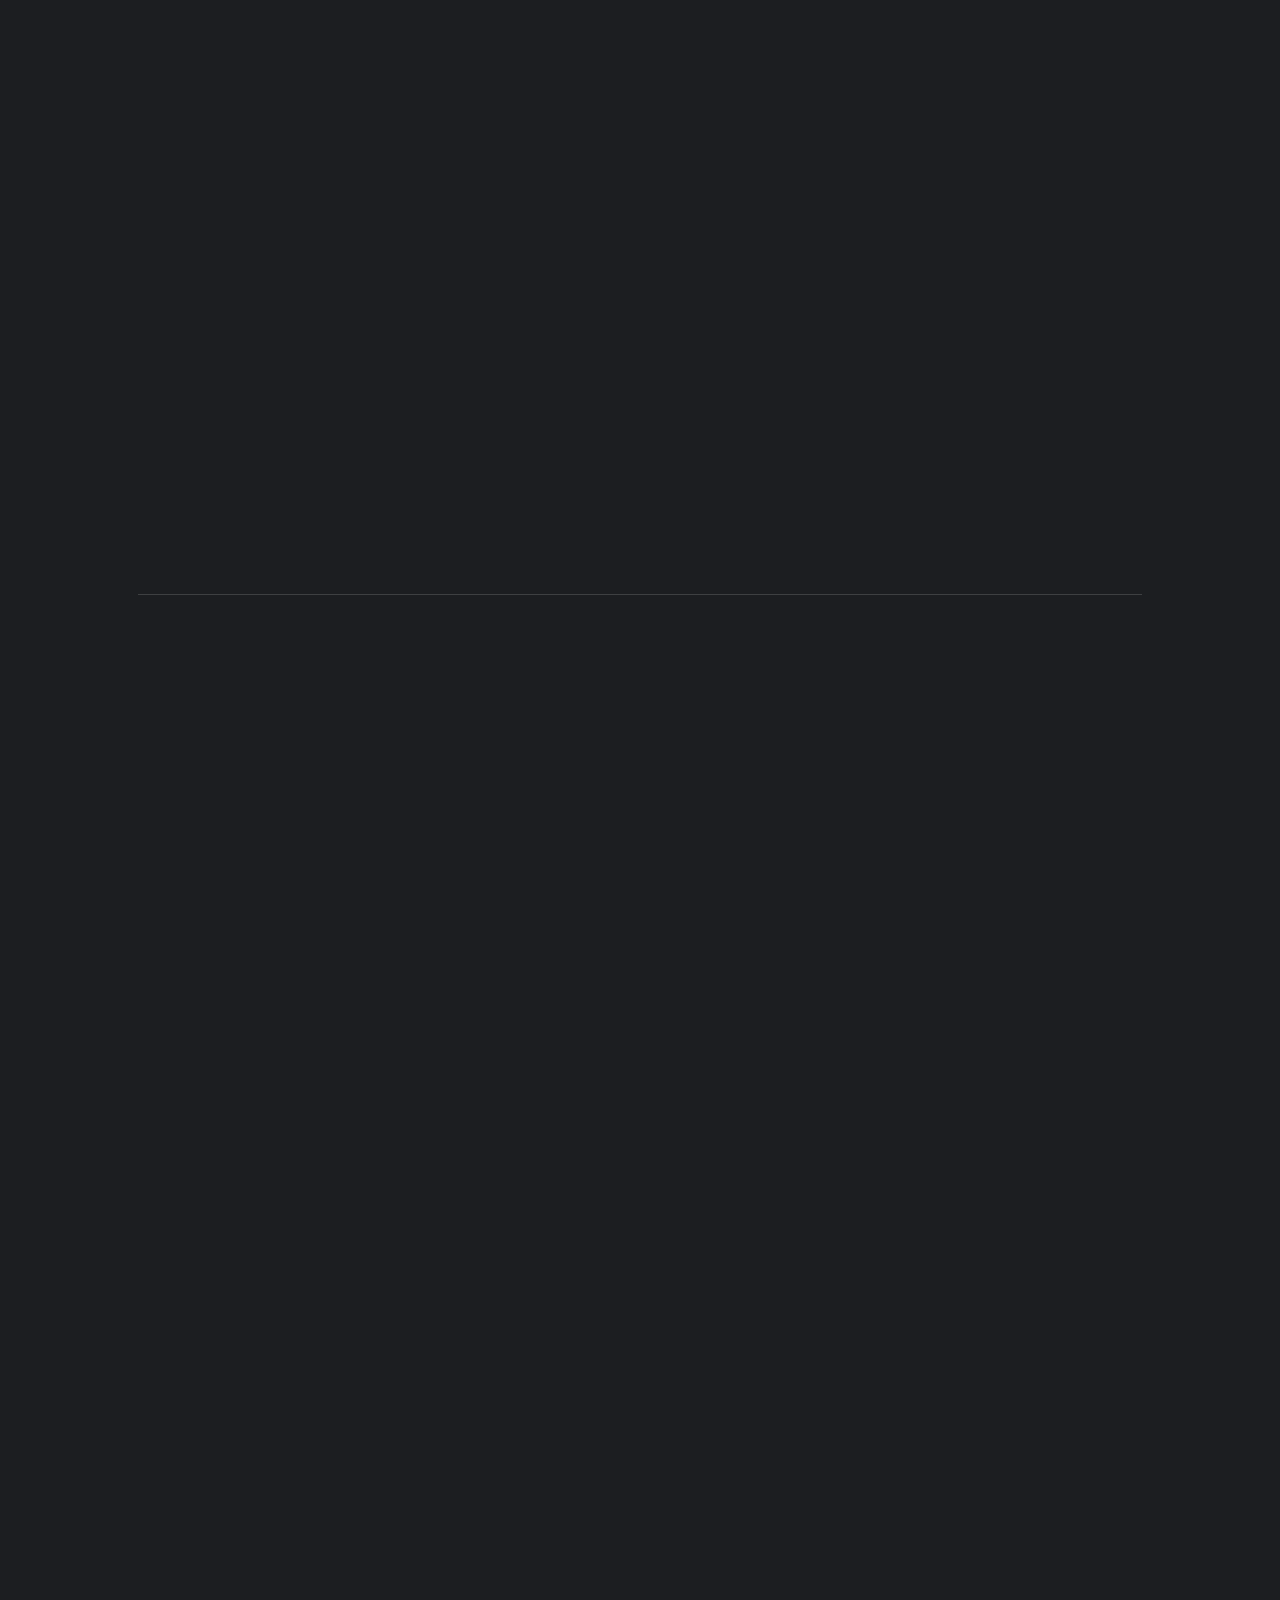
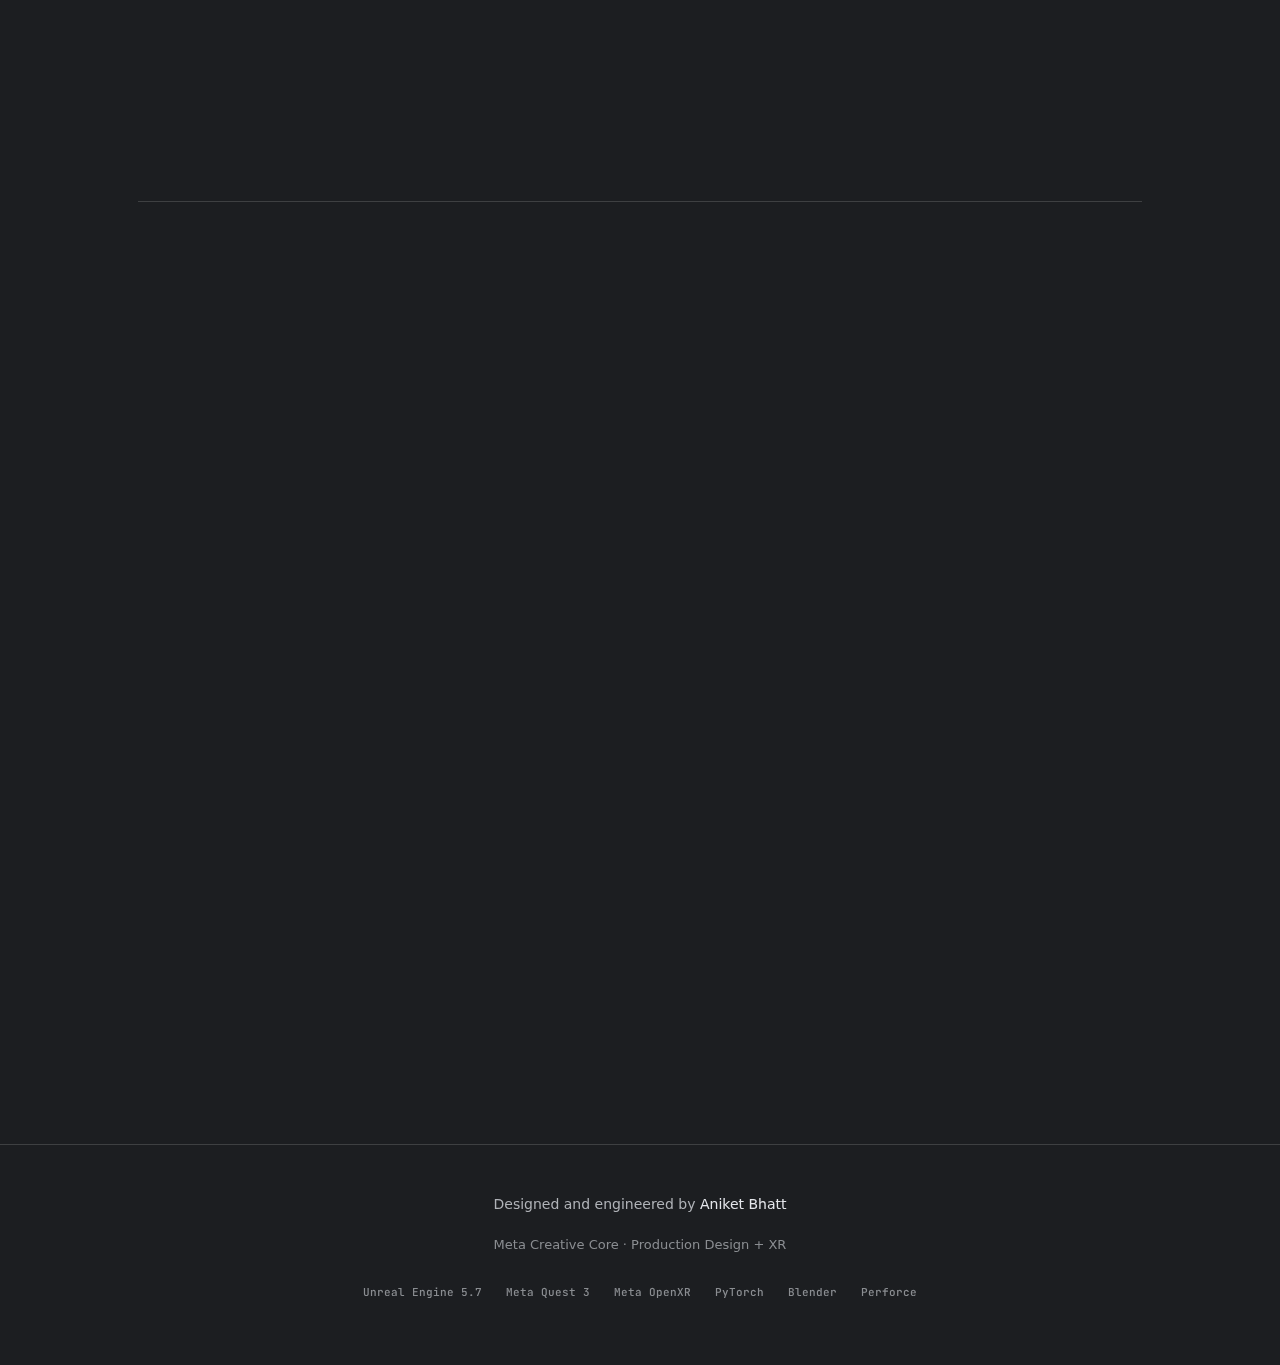
<file: spatial-production.html>
<!DOCTYPE html>
<html lang="en">
<head>
  <meta charset="UTF-8">
  <meta name="viewport" content="width=device-width, initial-scale=1.0, maximum-scale=1">
  <meta name="robots" content="noindex, nofollow">
  <title>Meta Production Tools</title>
  <link rel="preconnect" href="https://fonts.googleapis.com">
  <link rel="preconnect" href="https://fonts.gstatic.com" crossorigin>
  <link href="https://fonts.googleapis.com/css2?family=JetBrains+Mono:wght@400;500&display=swap" rel="stylesheet">
  <style>
    /* Optimistic Dark Mode - Meta Brand Typeface */
    @font-face { font-family: 'Optimistic'; font-weight: 300; font-style: normal; font-display: swap; src: url('https://files.manuscdn.com/user_upload_by_module/session_file/310519663350379112/yjqvoTSKNHxfPuuz.woff2') format('woff2'); }
    @font-face { font-family: 'Optimistic'; font-weight: 400; font-style: normal; font-display: swap; src: url('https://files.manuscdn.com/user_upload_by_module/session_file/310519663350379112/LIqWUnEgeHjhsKRV.woff2') format('woff2'); }
    @font-face { font-family: 'Optimistic'; font-weight: 500; font-style: normal; font-display: swap; src: url('https://files.manuscdn.com/user_upload_by_module/session_file/310519663350379112/LRJFKCmhRexUppjA.woff2') format('woff2'); }
    @font-face { font-family: 'Optimistic'; font-weight: 600; font-style: normal; font-display: swap; src: url('https://files.manuscdn.com/user_upload_by_module/session_file/310519663350379112/YilVAouHOraDMmKt.woff2') format('woff2'); }
    @font-face { font-family: 'Optimistic'; font-weight: 700; font-style: normal; font-display: swap; src: url('https://files.manuscdn.com/user_upload_by_module/session_file/310519663350379112/rxQtFEdqhBVqQAme.woff2') format('woff2'); }
    @font-face { font-family: 'Optimistic'; font-weight: 800; font-style: normal; font-display: swap; src: url('https://files.manuscdn.com/user_upload_by_module/session_file/310519663350379112/csviXmgSLWQTuKtY.woff2') format('woff2'); }
  </style>
  <link rel="stylesheet" href="styles.css">
  <style>
    /* ============================================================
       SPATIAL PRODUCTION PAGE - META BRAND DARK COLOR SCHEME
       Meta dark palette:
         Background:  #1c1e21
         Surface:     #242526
         Elevated:    #3a3b3c
         Border:      #3e4042
         Primary txt: #e4e6eb
         Secondary:   #b0b3b8
         Tertiary:    #8a8d91
         Accent:      #0082fb -> #0064e0 (Meta blue gradient)
       ============================================================ */

    body.meta-spatial-page {
      background: #1c1e21;
      color: #e4e6eb;
      font-family: 'Optimistic', Helvetica, Arial, sans-serif;
    }

    body.meta-spatial-page ::-webkit-scrollbar-thumb { background: #3e4042; }
    body.meta-spatial-page ::-webkit-scrollbar-thumb:hover { background: #4e4f51; }

    /* Hero - dark, no blue gradient */
    .sp-hero {
      position: relative;
      padding: 140px 0 80px;
      background: #1c1e21;
      overflow: hidden;
    }
    .sp-hero::before {
      content: '';
      position: absolute;
      top: 0; left: 0; right: 0; bottom: 0;
      background: radial-gradient(ellipse 60% 40% at 50% 30%, rgba(0,130,251,0.06) 0%, transparent 70%);
      pointer-events: none;
    }

    .sp-hero-content {
      position: relative; z-index: 2;
      max-width: 800px; margin: 0 auto;
      text-align: center; padding: 0 1.25rem;
    }

    .sp-hero-badge {
      display: inline-flex; align-items: center; gap: 8px;
      padding: 8px 20px; border-radius: 100px;
      background: rgba(255,255,255,0.06);
      backdrop-filter: blur(12px); -webkit-backdrop-filter: blur(12px);
      border: 1px solid rgba(255,255,255,0.1);
      font-family: 'Optimistic', Helvetica, Arial, sans-serif;
      font-size: 13px; font-weight: 600; color: #fff;
      margin-bottom: 24px; letter-spacing: 0.02em;
    }
    .sp-hero-badge svg { width: 16px; height: 16px; }

    .sp-hero-title {
      font-family: 'Optimistic', Helvetica, Arial, sans-serif;
      font-size: clamp(2.5rem, 6vw, 4rem);
      font-weight: 700; line-height: 1.05; letter-spacing: -0.02em;
      color: #fff; margin-bottom: 20px;
    }

    .sp-hero-subtitle {
      font-family: 'Optimistic', Helvetica, Arial, sans-serif;
      font-size: clamp(1rem, 2vw, 1.2rem);
      font-weight: 400; line-height: 1.5; color: rgba(255,255,255,0.75);
      max-width: 640px; margin: 0 auto;
      letter-spacing: 0.01em;
    }

    /* Main content area */
    .sp-content {
      max-width: 1100px; margin: 0 auto;
      padding: 60px 1.25rem 80px;
    }
    @media (min-width: 640px) { .sp-content { padding: 60px 2rem 80px; } }
    @media (min-width: 1024px) { .sp-content { padding: 80px 3rem 100px; } }

    /* Section labels */
    .sp-section-label {
      font-family: 'Optimistic', Helvetica, Arial, sans-serif;
      font-size: 12px; font-weight: 700; letter-spacing: 0.06em;
      text-transform: uppercase; color: #0082fb;
      margin-bottom: 12px;
    }
    .sp-section-title {
      font-family: 'Optimistic', Helvetica, Arial, sans-serif;
      font-size: clamp(1.5rem, 3vw, 2rem);
      font-weight: 700; line-height: 1.15; letter-spacing: -0.01em;
      color: #e4e6eb; margin-bottom: 16px;
    }
    .sp-section-desc {
      font-family: 'Optimistic', Helvetica, Arial, sans-serif;
      font-size: 16px; font-weight: 400; line-height: 1.5; color: #b0b3b8;
      max-width: 640px; margin-bottom: 40px;
      letter-spacing: 0.01em;
    }

    /* Meta-style dark cards */
    .sp-card {
      background: #242526;
      border-radius: 20px;
      border: 1px solid #3e4042;
      box-shadow: 0 1px 3px rgba(0,0,0,0.3), 0 8px 24px rgba(0,0,0,0.2);
      padding: 32px;
      transition: transform 0.3s cubic-bezier(0.25, 0.8, 0.25, 1), box-shadow 0.3s, border-color 0.3s;
    }
    .sp-card:hover {
      transform: translateY(-2px);
      border-color: rgba(0,130,251,0.3);
      box-shadow: 0 2px 6px rgba(0,0,0,0.4), 0 12px 32px rgba(0,0,0,0.3), 0 0 20px rgba(0,130,251,0.08);
    }

    .sp-card-icon {
      width: 48px; height: 48px;
      display: flex; align-items: center; justify-content: center;
      border-radius: 14px;
      background: linear-gradient(135deg, #0082fb, #0064e0);
      color: #fff; margin-bottom: 20px;
    }
    .sp-card-icon svg { width: 24px; height: 24px; }

    .sp-card-title {
      font-family: 'Optimistic', Helvetica, Arial, sans-serif;
      font-size: 18px; font-weight: 600; letter-spacing: -0.01em;
      color: #e4e6eb; margin-bottom: 12px;
    }

    .sp-card-list {
      list-style: none; padding: 0; margin: 0;
      display: flex; flex-direction: column; gap: 10px;
    }
    .sp-card-list li {
      display: flex; align-items: flex-start; gap: 10px;
      font-family: 'Optimistic', Helvetica, Arial, sans-serif;
      font-size: 14px; font-weight: 400; line-height: 1.5; color: #b0b3b8;
    }
    .sp-card-list li::before {
      content: '';
      display: block; width: 6px; height: 6px; border-radius: 50%;
      background: #0082fb; flex-shrink: 0; margin-top: 7px;
    }

    /* Architecture diagram card - dark surface */
    .sp-arch-card {
      background: #242526;
      border-radius: 24px;
      border: 1px solid #3e4042;
      box-shadow: 0 1px 3px rgba(0,0,0,0.3), 0 8px 24px rgba(0,0,0,0.2);
      padding: 32px;
      margin-bottom: 48px;
    }
    .sp-arch-header {
      display: flex; align-items: center; justify-content: space-between;
      border-bottom: 1px solid #3e4042;
      padding-bottom: 16px; margin-bottom: 24px;
    }
    .sp-arch-label {
      font-size: 13px; font-weight: 500; color: #b0b3b8;
    }
    .sp-arch-live {
      display: flex; align-items: center; gap: 8px;
      font-size: 11px; font-weight: 600; color: #34c759;
      letter-spacing: 0.04em;
    }
    .sp-arch-live-dot {
      width: 8px; height: 8px; border-radius: 50%;
      background: #34c759;
      animation: sp-pulse 2s ease-in-out infinite;
    }
    @keyframes sp-pulse { 0%, 100% { opacity: 1; } 50% { opacity: 0.4; } }

    /* Callout card - dark with blue accent */
    .sp-callout {
      background: rgba(0,130,251,0.08);
      border-radius: 20px;
      border: 1px solid rgba(0,130,251,0.2);
      padding: 28px 32px;
      display: flex; align-items: flex-start; gap: 20px;
      margin-top: 48px;
    }
    .sp-callout-icon {
      flex-shrink: 0; width: 44px; height: 44px;
      display: flex; align-items: center; justify-content: center;
      border-radius: 12px;
      background: linear-gradient(135deg, #0082fb, #0064e0);
      color: #fff;
    }
    .sp-callout-title {
      font-family: 'Optimistic', Helvetica, Arial, sans-serif;
      font-size: 16px; font-weight: 600; color: #e4e6eb; margin-bottom: 8px;
    }
    .sp-callout-text {
      font-family: 'Optimistic', Helvetica, Arial, sans-serif;
      font-size: 14px; font-weight: 400; line-height: 1.5; color: #b0b3b8;
    }

    /* Grid */
    .sp-grid-3 { display: grid; gap: 20px; }
    @media (min-width: 768px) { .sp-grid-3 { grid-template-columns: repeat(3, 1fr); } }
    .sp-grid-2 { display: grid; gap: 20px; }
    @media (min-width: 768px) { .sp-grid-2 { grid-template-columns: repeat(2, 1fr); } }

    /* Architectural Layers */
    .sp-layers { display: flex; flex-direction: column; gap: 0; margin-bottom: 48px; }
    .sp-layer {
      display: flex; align-items: stretch; gap: 0;
      border-bottom: 1px solid #3e4042;
      transition: background 0.2s;
    }
    .sp-layer:first-child { border-top: 1px solid #3e4042; }
    .sp-layer:hover { background: rgba(0,130,251,0.04); }
    .sp-layer-num {
      flex-shrink: 0; width: 56px;
      display: flex; align-items: center; justify-content: center;
      font-family: 'JetBrains Mono', monospace;
      font-size: 14px; font-weight: 600; color: #0082fb;
      border-right: 1px solid #3e4042;
    }
    .sp-layer-body { flex: 1; padding: 20px 24px; }
    .sp-layer-name {
      font-family: 'Optimistic', Helvetica, Arial, sans-serif;
      font-size: 15px; font-weight: 600; color: #e4e6eb; margin-bottom: 6px;
    }
    .sp-layer-desc {
      font-family: 'Optimistic', Helvetica, Arial, sans-serif;
      font-size: 13px; font-weight: 400; line-height: 1.5; color: #8a8d91;
    }

    /* Status Tracker */
    .sp-status-table { width: 100%; border-collapse: collapse; }
    .sp-status-table th {
      font-family: 'Optimistic', Helvetica, Arial, sans-serif;
      font-size: 11px; font-weight: 700; letter-spacing: 0.06em;
      text-transform: uppercase; color: #8a8d91;
      text-align: left; padding: 12px 16px;
      border-bottom: 1px solid #3e4042;
    }
    .sp-status-table td {
      font-family: 'Optimistic', Helvetica, Arial, sans-serif;
      font-size: 13px; font-weight: 400; color: #b0b3b8;
      padding: 14px 16px;
      border-bottom: 1px solid rgba(62,64,66,0.5);
      vertical-align: top;
    }
    .sp-status-table tr:hover td { background: rgba(0,130,251,0.04); }
    .sp-status-table td:first-child { font-weight: 500; color: #e4e6eb; }
    .sp-status-badge {
      display: inline-block; padding: 3px 10px; border-radius: 100px;
      font-family: 'JetBrains Mono', monospace;
      font-size: 11px; font-weight: 500; letter-spacing: 0.02em;
      white-space: nowrap;
    }
    .sp-status-badge.in-progress { background: rgba(0,130,251,0.15); color: #4da6ff; }
    .sp-status-badge.specced { background: rgba(255,167,38,0.15); color: #ffa726; }
    .sp-status-badge.not-started { background: rgba(138,141,145,0.15); color: #8a8d91; }

    /* Section divider */
    .sp-divider { height: 1px; background: #3e4042; margin: 56px 0; }

    /* Footer override for dark Meta page */
    .meta-spatial-page .footer {
      background: #1c1e21;
      border-top: 1px solid #3e4042;
    }
    .meta-spatial-page .footer-credit { color: #b0b3b8; }
    .meta-spatial-page .footer-credit strong { color: #e4e6eb; }
    .meta-spatial-page .footer-role { color: #8a8d91; }
    .meta-spatial-page .footer-tech span { color: #8a8d91; }

    /* Fade-in override */
    .meta-spatial-page .fade-in.visible { opacity: 1; transform: translateY(0); }

    /* ============================================================
       SEGMENTED PILL TOGGLE — Meta brand style
       ============================================================ */
    .sp-pill-toggle {
      display: inline-flex;
      align-items: center;
      background: rgba(255,255,255,0.06);
      border: 1px solid rgba(255,255,255,0.1);
      border-radius: 100px;
      padding: 4px;
      margin-top: 32px;
      gap: 2px;
    }
    .sp-pill-btn {
      position: relative;
      padding: 10px 24px;
      border-radius: 100px;
      border: none;
      background: transparent;
      color: #8a8d91;
      font-family: 'Optimistic', Helvetica, Arial, sans-serif;
      font-size: 14px;
      font-weight: 500;
      letter-spacing: 0.01em;
      cursor: pointer;
      transition: color 0.25s ease, background 0.25s ease;
      white-space: nowrap;
    }
    .sp-pill-btn:hover {
      color: #b0b3b8;
    }
    .sp-pill-btn.active {
      background: rgba(255,255,255,0.1);
      color: #ffffff;
      box-shadow: 0 1px 3px rgba(0,0,0,0.3);
    }
    .sp-section-panel {
      display: none;
    }
    .sp-section-panel.active {
      display: block;
    }
  </style>
</head>
<body class="meta-spatial-page">

  <!-- ========== LIQUID GLASS NAV BAR ========== -->
  <div class="liquid-nav-wrap">
    <nav data-liquid-nav data-nav-active="spatial">
      <a data-nav-id="home" data-nav-icon="<svg viewBox=&quot;0 0 24 24&quot; fill=&quot;none&quot;><path d=&quot;M3 12l2-2m0 0l7-7 7 7M5 10v10a1 1 0 001 1h3m10-11l2 2m-2-2v10a1 1 0 01-1 1h-3m-6 0a1 1 0 001-1v-4a1 1 0 011-1h2a1 1 0 011 1v4a1 1 0 001 1m-6 0h6&quot; stroke=&quot;currentColor&quot; stroke-width=&quot;2&quot; stroke-linecap=&quot;round&quot; stroke-linejoin=&quot;round&quot;/></svg>" href="landing.html">Home</a>
      <a data-nav-id="spatial" data-nav-icon="<svg viewBox=&quot;0 0 512 512&quot; fill=&quot;currentColor&quot;><path d=&quot;M256 301.3c-17.4-24.6-39.4-50.1-66.2-76.9-44.6-44.6-82.9-62.3-113.8-62.3-28.3 0-51.3 14.9-51.3 51.3 0 36.4 23 51.3 51.3 51.3 30.9 0 69.2-17.7 113.8-62.3 26.8-26.8 48.8-52.3 66.2-76.9 17.4 24.6 39.4 50.1 66.2 76.9 44.6 44.6 82.9 62.3 113.8 62.3 28.3 0 51.3-14.9 51.3-51.3 0-36.4-23-51.3-51.3-51.3-30.9 0-69.2 17.7-113.8 62.3-26.8 26.8-48.8 52.3-66.2 76.9z&quot;/></svg>" href="spatial-production.html">Meta</a>
      <a data-nav-id="compound" data-nav-icon="<svg viewBox=&quot;0 0 24 24&quot; fill=&quot;none&quot;><path d=&quot;M19 11H5m14 0a2 2 0 012 2v6a2 2 0 01-2 2H5a2 2 0 01-2-2v-6a2 2 0 012-2m14 0V9a2 2 0 00-2-2M5 11V9a2 2 0 012-2m0 0V5a2 2 0 012-2h6a2 2 0 012 2v2M7 7h10&quot; stroke=&quot;currentColor&quot; stroke-width=&quot;2&quot; stroke-linecap=&quot;round&quot; stroke-linejoin=&quot;round&quot;/></svg>" href="compound-assets.html">Assets</a>
      <a data-nav-id="world" data-nav-icon="<svg viewBox=&quot;0 0 24 24&quot; fill=&quot;none&quot;><path d=&quot;M3.055 11H5a2 2 0 012 2v1a2 2 0 002 2 2 2 0 012 2v2.945M8 3.935V5.5A2.5 2.5 0 0010.5 8h.5a2 2 0 012 2 2 2 0 104 0 2 2 0 012-2h1.064M15 20.488V18a2 2 0 012-2h3.064M21 12a9 9 0 11-18 0 9 9 0 0118 0z&quot; stroke=&quot;currentColor&quot; stroke-width=&quot;2&quot; stroke-linecap=&quot;round&quot; stroke-linejoin=&quot;round&quot;/></svg>" href="world-building.html">World</a>
    </nav>
  </div>

  <!-- ========== HERO ========== -->
  <section class="sp-hero">
    <div class="sp-hero-content">
      <div class="sp-hero-badge fade-in">
        <!-- Meta infinity symbol -->
        <svg viewBox="0 0 512 512" fill="currentColor"><path d="M256 301.3c-17.4-24.6-39.4-50.1-66.2-76.9-44.6-44.6-82.9-62.3-113.8-62.3-28.3 0-51.3 14.9-51.3 51.3 0 36.4 23 51.3 51.3 51.3 30.9 0 69.2-17.7 113.8-62.3 26.8-26.8 48.8-52.3 66.2-76.9 17.4 24.6 39.4 50.1 66.2 76.9 44.6 44.6 82.9 62.3 113.8 62.3 28.3 0 51.3-14.9 51.3-51.3 0-36.4-23-51.3-51.3-51.3-30.9 0-69.2 17.7-113.8 62.3-26.8 26.8-48.8 52.3-66.2 76.9z"/></svg>
        Meta Tools
      </div>
      <h1 class="sp-hero-title fade-in delay-1">Meta Production Tools</h1>
      <p class="sp-hero-subtitle fade-in delay-2">Spatial production infrastructure and AI-driven asset pipelines — built on Meta hardware, Unreal Engine 5.7, and PyTorch. Two domains: real-time filmmaking tools and intelligent geometry processing.</p>
      <div class="sp-pill-toggle fade-in delay-3">
        <button class="sp-pill-btn active" data-section="spatial" onclick="switchSection('spatial')">Spatial Production</button>
        <button class="sp-pill-btn" data-section="ai" onclick="switchSection('ai')">AI Tools</button>
      </div>
    </div>
  </section>

  <!-- ========== MAIN CONTENT ========== -->
  <main class="sp-content">

    <!-- ========== SECTION: SPATIAL PRODUCTION ========== -->
    <div id="section-spatial" class="sp-section-panel active">
    <div class="fade-in" style="margin-bottom: 40px;">
      <div style="display:flex;align-items:center;gap:12px;margin-bottom:12px;">
        <div style="width:4px;height:28px;background:linear-gradient(180deg,#0082fb,#0064e0);border-radius:2px;"></div>
        <h2 class="sp-section-title" style="margin-bottom:0;">Spatial Production</h2>
      </div>
      <p class="sp-section-desc" style="margin-bottom:0;">A project-agnostic, portable filmmaking toolkit designed as a self-contained UE5 plugin. VR camera operation, multi-user role management, performance capture, and data export — all wireless on Meta Quest.</p>
    </div>

    <!-- Architecture Diagram -->
    <div class="sp-arch-card fade-in">
      <div class="sp-arch-header">
        <span class="sp-arch-label">System Architecture</span>
        <div class="sp-arch-live"><div class="sp-arch-live-dot"></div>LIVE</div>
      </div>
      <svg viewBox="0 0 800 340" fill="none" xmlns="http://www.w3.org/2000/svg" style="width:100%;height:auto;">
        <defs>
          <filter id="glow" x="-20%" y="-20%" width="140%" height="140%">
            <feGaussianBlur stdDeviation="2" result="blur"/>
            <feMerge><feMergeNode in="blur"/><feMergeNode in="SourceGraphic"/></feMerge>
          </filter>
        </defs>

        <!-- Quest 3 Headset -->
        <g transform="translate(40, 40)">
          <rect x="0" y="0" width="180" height="110" rx="16" stroke="rgba(255,255,255,0.35)" stroke-width="1.5" fill="rgba(255,255,255,0.04)"/>
          <circle cx="62" cy="55" r="30" stroke="rgba(255,255,255,0.2)" stroke-width="1" fill="none"/>
          <circle cx="118" cy="55" r="30" stroke="rgba(255,255,255,0.2)" stroke-width="1" fill="none"/>
          <circle cx="62" cy="55" r="12" stroke="rgba(255,255,255,0.12)" stroke-width="0.75" fill="none"/>
          <circle cx="118" cy="55" r="12" stroke="rgba(255,255,255,0.12)" stroke-width="0.75" fill="none"/>
          <circle cx="90" cy="12" r="3.5" fill="#34c759"><animate attributeName="opacity" values="1;0.3;1" dur="2s" repeatCount="indefinite"/></circle>
          <text x="90" y="132" text-anchor="middle" fill="#e4e6eb" font-size="13" font-family="'Optimistic', -apple-system, sans-serif" font-weight="600">Quest 3 / Pro</text>
          <text x="90" y="148" text-anchor="middle" fill="rgba(255,255,255,0.4)" font-size="10" font-family="'JetBrains Mono', monospace" font-weight="400">6DOF Tracking</text>
        </g>

        <!-- WiFi Connection -->
        <g transform="translate(260, 65)">
          <path d="M0 30 Q15 5 30 30" stroke="rgba(255,255,255,0.3)" stroke-width="1.5" fill="none"><animate attributeName="opacity" values="0.15;0.5;0.15" dur="1.5s" repeatCount="indefinite"/></path>
          <path d="M5 24 Q15 10 25 24" stroke="rgba(255,255,255,0.3)" stroke-width="1.5" fill="none"><animate attributeName="opacity" values="0.15;0.5;0.15" dur="1.5s" begin="0.3s" repeatCount="indefinite"/></path>
          <path d="M9 19 Q15 12 21 19" stroke="rgba(255,255,255,0.3)" stroke-width="1.5" fill="none"><animate attributeName="opacity" values="0.15;0.5;0.15" dur="1.5s" begin="0.6s" repeatCount="indefinite"/></path>
          <text x="15" y="50" text-anchor="middle" fill="rgba(255,255,255,0.5)" font-size="10" font-family="'JetBrains Mono', monospace" font-weight="500">WiFi 6E</text>
        </g>

        <!-- CineCamera -->
        <g transform="translate(530, 40)">
          <rect x="0" y="0" width="180" height="110" rx="16" stroke="rgba(255,255,255,0.35)" stroke-width="1.5" fill="rgba(255,255,255,0.04)"/>
          <!-- Camera body -->
          <rect x="45" y="30" width="90" height="50" rx="8" stroke="rgba(255,255,255,0.25)" stroke-width="1" fill="rgba(255,255,255,0.03)"/>
          <circle cx="90" cy="55" r="16" stroke="rgba(255,255,255,0.2)" stroke-width="1" fill="none"/>
          <circle cx="90" cy="55" r="6" stroke="rgba(255,255,255,0.15)" stroke-width="0.75" fill="none"/>
          <!-- Lens barrel -->
          <rect x="20" y="38" width="25" height="34" rx="4" stroke="rgba(255,255,255,0.15)" stroke-width="0.75" fill="none"/>
          <!-- REC indicator -->
          <circle cx="155" cy="18" r="4" fill="#ff3b30"><animate attributeName="opacity" values="1;0.2;1" dur="1.5s" repeatCount="indefinite"/></circle>
          <text x="90" y="132" text-anchor="middle" fill="#e4e6eb" font-size="13" font-family="'Optimistic', -apple-system, sans-serif" font-weight="600">CineCamera</text>
          <text x="90" y="148" text-anchor="middle" fill="rgba(255,255,255,0.4)" font-size="10" font-family="'JetBrains Mono', monospace" font-weight="400">Virtual Camera</text>
        </g>

        <!-- Connection lines to UE -->
        <line x1="130" y1="195" x2="310" y2="260" stroke="rgba(255,255,255,0.15)" stroke-width="1" stroke-dasharray="4 4"><animate attributeName="stroke-dashoffset" values="0;-8" dur="1.2s" repeatCount="indefinite"/></line>
        <line x1="620" y1="195" x2="490" y2="260" stroke="rgba(255,255,255,0.15)" stroke-width="1" stroke-dasharray="4 4"><animate attributeName="stroke-dashoffset" values="0;-8" dur="1.2s" repeatCount="indefinite"/></line>

        <!-- Horizontal data flow line -->
        <line x1="220" y1="95" x2="260" y2="95" stroke="rgba(255,255,255,0.12)" stroke-width="1" stroke-dasharray="3 3"><animate attributeName="stroke-dashoffset" values="0;-6" dur="1s" repeatCount="indefinite"/></line>
        <line x1="290" y1="95" x2="530" y2="95" stroke="rgba(255,255,255,0.12)" stroke-width="1" stroke-dasharray="3 3"><animate attributeName="stroke-dashoffset" values="0;-6" dur="1s" repeatCount="indefinite"/></line>

        <!-- Data flow arrows -->
        <polygon points="528,91 528,99 536,95" fill="rgba(255,255,255,0.2)"/>

        <!-- Center label -->
        <text x="400" y="82" text-anchor="middle" fill="rgba(255,255,255,0.35)" font-size="9" font-family="'JetBrains Mono', monospace" font-weight="400" letter-spacing="0.08em">MOTION DATA</text>

        <!-- Unreal Engine 5.7 -->
        <g transform="translate(270, 250)">
          <rect x="0" y="0" width="260" height="56" rx="14" stroke="rgba(255,255,255,0.25)" stroke-width="1.5" fill="rgba(255,255,255,0.06)"/>
          <text x="130" y="34" text-anchor="middle" fill="#ffffff" font-size="14" font-family="'JetBrains Mono', monospace" font-weight="600" letter-spacing="0.04em">Unreal Engine 5.7</text>
        </g>

        <!-- Take Recorder label -->
        <text x="400" y="330" text-anchor="middle" fill="rgba(255,255,255,0.3)" font-size="9" font-family="'JetBrains Mono', monospace" font-weight="400" letter-spacing="0.06em">TAKE RECORDER  ·  LEVEL SEQUENCE  ·  MRQ</text>
      </svg>
    </div>

    <!-- ========== ARCHITECTURAL LAYERS ========== -->
    <div class="sp-divider"></div>

    <div class="fade-in" style="margin-bottom: 32px;">
      <div class="sp-section-label">Pipeline Architecture</div>
      <h2 class="sp-section-title">Five Layers</h2>
      <p class="sp-section-desc">The full pipeline is comprised of five distinct functional layers, from the authoritative simulation through capture, export, review, and untethered streaming.</p>
    </div>

    <div class="sp-layers fade-in">
      <div class="sp-layer">
        <div class="sp-layer-num">01</div>
        <div class="sp-layer-body">
          <div class="sp-layer-name">UE World</div>
          <div class="sp-layer-desc">The authoritative, high-fidelity simulation environment running on a host PC. Leverages Nanite for virtualized geometry and PCG for procedural world-building, driven by the WorldEngine module's logic.</div>
        </div>
      </div>
      <div class="sp-layer">
        <div class="sp-layer-num">02</div>
        <div class="sp-layer-body">
          <div class="sp-layer-name">Capture Process</div>
          <div class="sp-layer-desc">A multi-user PC VR session where participants assume specific roles (Director, Camera Operator, Actor, Puppeteer) within the UE World. All performances and camera movements are recorded simultaneously in real-time via Take Recorder.</div>
        </div>
      </div>
      <div class="sp-layer">
        <div class="sp-layer-num">03</div>
        <div class="sp-layer-body">
          <div class="sp-layer-name">Export Process</div>
          <div class="sp-layer-desc">The pipeline for extracting captured data from a session. Primary output is a Level Sequence from Take Recorder, rendered via Movie Render Queue for delivery to standard post-production workflows (Premiere, Resolve).</div>
        </div>
      </div>
      <div class="sp-layer">
        <div class="sp-layer-num">04</div>
        <div class="sp-layer-body">
          <div class="sp-layer-name">Standalone Review App</div>
          <div class="sp-layer-desc">A lightweight, non-interactive build of the project for asset review. Allows stakeholders to check models, lookdev, and layouts without needing the full simulation environment.</div>
        </div>
      </div>
      <div class="sp-layer">
        <div class="sp-layer-num">05</div>
        <div class="sp-layer-body">
          <div class="sp-layer-name">Quest 3 Streaming App</div>
          <div class="sp-layer-desc">A standalone Meta Quest 3 application that allows untethered users to connect to the host PC's UE World. Users select a role and their avatar/camera appears in the main simulation, with performance streamed over the network.</div>
        </div>
      </div>
    </div>

    <!-- ========== CORE COMPONENTS ========== -->
    <div class="sp-divider"></div>

    <div class="fade-in" style="margin-bottom: 32px;">
      <div class="sp-section-label">Core Components</div>
      <h2 class="sp-section-title">Production Toolkit</h2>
      <p class="sp-section-desc">The key systems that power each layer of the pipeline.</p>
    </div>

    <!-- Row 1: 3 cards -->
    <div class="sp-grid-3" style="margin-bottom: 20px;">

      <div class="sp-card fade-in delay-1">
        <div class="sp-card-icon">
          <svg viewBox="0 0 24 24" fill="none"><rect x="3" y="6" width="18" height="12" rx="3" stroke="currentColor" stroke-width="1.5"/><circle cx="9" cy="12" r="3" stroke="currentColor" stroke-width="1"/><circle cx="15" cy="12" r="3" stroke="currentColor" stroke-width="1"/></svg>
        </div>
        <h4 class="sp-card-title">VR Camera Operator</h4>
        <ul class="sp-card-list">
          <li>CineCameraComponent attached to Quest motion controller</li>
          <li>Handheld or head-mounted camera mode toggle</li>
          <li>Camera smoothing and stabilization</li>
          <li>Right trigger toggles Take Recorder capture</li>
          <li>Recording HUD widget (WBP_RecordingHUD)</li>
          <li>Output: editable Level Sequences in Sequencer</li>
        </ul>
      </div>

      <div class="sp-card fade-in delay-2">
        <div class="sp-card-icon">
          <svg viewBox="0 0 24 24" fill="none"><path d="M12 2L2 7L12 12L22 7L12 2Z" stroke="currentColor" stroke-width="1.5"/><path d="M2 17L12 22L22 17" stroke="currentColor" stroke-width="1.5"/><path d="M2 12L12 17L22 12" stroke="currentColor" stroke-width="1.5"/></svg>
        </div>
        <h4 class="sp-card-title">DepthComposite</h4>
        <ul class="sp-card-list">
          <li>Two-layer real-time depth compositing for live-action/CG integration</li>
          <li>Static environment mesh from Quest 3 Scene API</li>
          <li>Dynamic subject depth from iPhone LiDAR / Basler ToF</li>
          <li>min(StaticDepth, DynamicDepth) vs CG SceneDepth for occlusion</li>
          <li>M_DepthCompare material with interchangeable depth providers</li>
        </ul>
      </div>

      <div class="sp-card fade-in delay-3">
        <div class="sp-card-icon">
          <svg viewBox="0 0 24 24" fill="none"><circle cx="8" cy="8" r="3" stroke="currentColor" stroke-width="1.5"/><circle cx="16" cy="8" r="3" stroke="currentColor" stroke-width="1.5"/><circle cx="8" cy="16" r="3" stroke="currentColor" stroke-width="1.5"/><circle cx="16" cy="16" r="3" stroke="currentColor" stroke-width="1.5"/></svg>
        </div>
        <h4 class="sp-card-title">Multi-Role Capture</h4>
        <ul class="sp-card-list">
          <li>IVRRole interface: Director, Camera Operator, Actor, Puppeteer</li>
          <li>Multi-user PC VR session with assigned roles</li>
          <li>All performances recorded simultaneously via Take Recorder</li>
          <li>Quest 3 standalone app for untethered streaming</li>
          <li>Export to Level Sequence via Movie Render Queue</li>
        </ul>
      </div>

    </div>

    <!-- Row 2: 2 cards -->
    <div class="sp-grid-2" style="margin-bottom: 48px;">

      <div class="sp-card fade-in delay-1">
        <div class="sp-card-icon">
          <svg viewBox="0 0 24 24" fill="none"><path d="M14 2H6a2 2 0 00-2 2v16a2 2 0 002 2h12a2 2 0 002-2V8z" stroke="currentColor" stroke-width="1.5"/><path d="M14 2v6h6" stroke="currentColor" stroke-width="1.5"/><path d="M9 15l2 2 4-4" stroke="currentColor" stroke-width="1.5" stroke-linecap="round" stroke-linejoin="round"/></svg>
        </div>
        <h4 class="sp-card-title">Export Pipeline</h4>
        <ul class="sp-card-list">
          <li>Automated Level Sequence extraction from Take Recorder</li>
          <li>Movie Render Queue for final frame rendering</li>
          <li>Output to standard post-production: Premiere, Resolve</li>
          <li>Batch rendering support for multi-take sessions</li>
        </ul>
      </div>



    </div>

    <!-- ========== META AI CALLOUT ========== -->
    <div class="sp-callout fade-in">
      <div class="sp-callout-icon">
        <svg width="22" height="22" viewBox="0 0 22 22" fill="none"><path d="M11 4V11.5M11 15V15.5" stroke="currentColor" stroke-width="2" stroke-linecap="round"/><circle cx="11" cy="11" r="9" stroke="currentColor" stroke-width="1.5"/></svg>
      </div>
      <div>
        <h4 class="sp-callout-title">Meta AI Integration</h4>
        <p class="sp-callout-text">Meta AI tools are leveraged for intelligent pipeline automation -- scene understanding via DINOv2, spatial mapping from Quest 3 Scene API, and depth estimation. This is production tooling, not generative AI. Every pixel on screen is artist-created and artist-controlled.</p>
      </div>
    </div>

    <!-- ========== STATUS TRACKER ========== -->
    <div class="sp-divider"></div>

    <div class="fade-in" style="margin-bottom: 32px;">
      <div class="sp-section-label">Development Status</div>
      <h2 class="sp-section-title">Component Tracker</h2>
      <p class="sp-section-desc">Current progress across all major pipeline components.</p>
    </div>

    <div class="sp-arch-card fade-in" style="padding: 0; overflow: hidden;">
      <div style="overflow-x: auto;">
        <table class="sp-status-table">
          <thead>
            <tr>
              <th>Component</th>
              <th>Status</th>
              <th>Next Steps</th>
            </tr>
          </thead>
          <tbody>
            <tr>
              <td>VRProduction Plugin</td>
              <td><span class="sp-status-badge in-progress">In Progress</span></td>
              <td>Complete initial implementation per the existing guide</td>
            </tr>
            <tr>
              <td>&nbsp;&nbsp;VR Camera Operator</td>
              <td><span class="sp-status-badge in-progress">Specced / Partial</span></td>
              <td>Implement camera smoothing, stabilization, head-mounted mode toggle</td>
            </tr>
            <tr>
              <td>&nbsp;&nbsp;Recording System</td>
              <td><span class="sp-status-badge in-progress">Specced / Partial</span></td>
              <td>Implement recording HUD widget (WBP_RecordingHUD)</td>
            </tr>
            <tr>
              <td>&nbsp;&nbsp;Multi-Role Support</td>
              <td><span class="sp-status-badge not-started">Not Started</span></td>
              <td>Define and implement the IVRRole interface for Actor, Puppeteer, Director</td>
            </tr>
            <tr>
              <td>&nbsp;&nbsp;Quest 3 Streaming</td>
              <td><span class="sp-status-badge not-started">Not Started</span></td>
              <td>Design network architecture for standalone Quest 3 app</td>
            </tr>
            <tr>
              <td>&nbsp;&nbsp;Depth Compositing</td>
              <td><span class="sp-status-badge specced">Specced</span></td>
              <td>Implement DepthComposite plugin: Quest 3 static mesh import, SceneCapture for static depth, dynamic depth provider integration, M_DepthCompare material</td>
            </tr>
            <tr>
              <td>WorldEngine</td>
              <td><span class="sp-status-badge not-started">Not Started</span></td>
              <td>Begin research and design of FOREST_SYSTEM architecture and canonical entity mapping</td>
            </tr>

            <tr>
              <td>Export Pipeline</td>
              <td><span class="sp-status-badge not-started">Not Started</span></td>
              <td>Design automated Level Sequence rendering via Movie Render Queue</td>
            </tr>
            <tr>
              <td>Standalone Review App</td>
              <td><span class="sp-status-badge not-started">Not Started</span></td>
              <td>Define scope and feature set for lightweight review application</td>
            </tr>

          </tbody>
        </table>
      </div>
    </div>

    </div><!-- /section-spatial -->

    <!-- ========== SECTION: AI RETOPOLOGY SYSTEM ========== -->
    <div id="section-ai" class="sp-section-panel">
    <div class="fade-in" style="margin-bottom: 40px;">
      <div style="display:flex;align-items:center;gap:12px;margin-bottom:12px;">
        <div style="width:4px;height:28px;background:linear-gradient(180deg,#0064E0,#991DF9);border-radius:2px;"></div>
        <h2 class="sp-section-title" style="margin-bottom:0;">AI Retopology System</h2>
      </div>
      <p class="sp-section-desc" style="margin-bottom:0;">An open-source, locally-run AI retopology system built on PyTorch. Accepts arbitrary 3D meshes, generates clean quad topology at a user-specified polygon budget, and bakes all textures to a single PBR material. No cloud dependencies, no paid licenses.</p>
    </div>

    <!-- Core Principles -->
    <div class="sp-grid-3" style="margin-bottom: 32px;">
      <div class="sp-card fade-in delay-1" style="border-top:2px solid #0064E0;">
        <div class="sp-card-icon" style="background:linear-gradient(135deg,#0064E0,#991DF9);">
          <svg viewBox="0 0 24 24" fill="none"><path d="M9 3v2m6-2v2M9 19v2m6-2v2M5 9H3m2 6H3m18-6h-2m2 6h-2M7 19h10a2 2 0 002-2V7a2 2 0 00-2-2H7a2 2 0 00-2 2v10a2 2 0 002 2zM9 9h6v6H9V9z" stroke="currentColor" stroke-width="1.5" stroke-linecap="round" stroke-linejoin="round"/></svg>
        </div>
        <h4 class="sp-card-title">Learns Math, Not Examples</h4>
        <ul class="sp-card-list">
          <li>Trained on geometric principles: curvature, surface flow, quad quality metrics</li>
          <li>No paired datasets of artist retopo needed</li>
          <li>Generalizes to any shape because it learns the rules, not the shapes</li>
        </ul>
      </div>

      <div class="sp-card fade-in delay-2" style="border-top:2px solid #28CDBF;">
        <div class="sp-card-icon" style="background:linear-gradient(135deg,#28CDBF,#0064E0);">
          <svg viewBox="0 0 24 24" fill="none"><path d="M21 16V8a2 2 0 00-1-1.73l-7-4a2 2 0 00-2 0l-7 4A2 2 0 003 8v8a2 2 0 001 1.73l7 4a2 2 0 002 0l7-4A2 2 0 0021 16z" stroke="currentColor" stroke-width="1.5"/><path d="M3.27 6.96L12 12.01l8.73-5.05M12 22.08V12" stroke="currentColor" stroke-width="1.5"/></svg>
        </div>
        <h4 class="sp-card-title">Constrained 3D Space</h4>
        <ul class="sp-card-list">
          <li>Bounded particle volume replaces abstract latent spaces</li>
          <li>Cannot hallucinate geometry — vertices placed only where math dictates</li>
          <li>Particle field naturally encodes curvature from density distribution</li>
        </ul>
      </div>

      <div class="sp-card fade-in delay-3" style="border-top:2px solid #991DF9;">
        <div class="sp-card-icon" style="background:linear-gradient(135deg,#991DF9,#F351C0);">
          <svg viewBox="0 0 24 24" fill="none"><path d="M16 21v-2a4 4 0 00-4-4H5a4 4 0 00-4 4v2" stroke="currentColor" stroke-width="1.5" stroke-linecap="round" stroke-linejoin="round"/><circle cx="8.5" cy="7" r="4" stroke="currentColor" stroke-width="1.5"/><path d="M20 8v6m3-3h-6" stroke="currentColor" stroke-width="1.5" stroke-linecap="round" stroke-linejoin="round"/></svg>
        </div>
        <h4 class="sp-card-title">RLHF Refinement</h4>
        <ul class="sp-card-list">
          <li>Artist approves or rejects results via Direct Preference Optimization (DPO)</li>
          <li>Model learns boundary between mathematical correctness and artistic intent</li>
          <li>After ~50–100 feedback cycles, a reward model automates the loop</li>
        </ul>
      </div>
    </div>

    <!-- 7-Stage Pipeline -->
    <div class="sp-divider"></div>

    <div class="fade-in" style="margin-bottom: 32px;">
      <div class="sp-section-label" style="color:#0064E0;">Pipeline Architecture</div>
      <h2 class="sp-section-title">Seven-Stage Pipeline</h2>
      <p class="sp-section-desc">The system operates as a Blender addon with seven sequential stages, from mesh ingestion through AI topology generation to final PBR texture baking.</p>
    </div>

    <div class="sp-layers fade-in">
      <div class="sp-layer">
        <div class="sp-layer-num" style="color:#0064E0;">01</div>
        <div class="sp-layer-body">
          <div class="sp-layer-name">Input Mesh Ingestion</div>
          <div class="sp-layer-desc">Arbitrary 3D mesh imported via Blender bpy API. Supports any topology — n-gons, triangles, mixed.</div>
        </div>
      </div>
      <div class="sp-layer">
        <div class="sp-layer-num" style="color:#006FFF;">02</div>
        <div class="sp-layer-body">
          <div class="sp-layer-name">Particle Field Generation</div>
          <div class="sp-layer-desc">Bounded 3D volume filled with uniform particle grid. Resolution determined by target platform preset. Boolean subtraction removes interior particles.</div>
        </div>
      </div>
      <div class="sp-layer">
        <div class="sp-layer-num" style="color:#931EFA;">03</div>
        <div class="sp-layer-body">
          <div class="sp-layer-name">Surface Shell Extraction</div>
          <div class="sp-layer-desc">Innermost surviving particle layer extracted as conformal point cloud. Original topology completely destroyed — pure geometry remains.</div>
        </div>
      </div>
      <div class="sp-layer">
        <div class="sp-layer-num" style="color:#991DF9;">04</div>
        <div class="sp-layer-body">
          <div class="sp-layer-name">AI Topology Generation</div>
          <div class="sp-layer-desc">PyTorch neural network: KPConv/PointNet++ encoder extracts per-point features, decoder predicts vertex placement and quad connectivity guided by curvature-aligned edge flow.</div>
        </div>
      </div>
      <div class="sp-layer">
        <div class="sp-layer-num" style="color:#F351C0;">05</div>
        <div class="sp-layer-body">
          <div class="sp-layer-name">UV Unwrapping</div>
          <div class="sp-layer-desc">Automated UV generation via Blender Smart UV Project or xatlas. Clean quads produce clean UVs.</div>
        </div>
      </div>
      <div class="sp-layer">
        <div class="sp-layer-num" style="color:#28CDBF;">06</div>
        <div class="sp-layer-body">
          <div class="sp-layer-name">Texture Baking</div>
          <div class="sp-layer-desc">All original materials baked to single PBR material via Blender Cycles: Albedo, Normal, Roughness, Metallic, AO, Height/Displacement channels.</div>
        </div>
      </div>
      <div class="sp-layer">
        <div class="sp-layer-num" style="color:#00D1AE;">07</div>
        <div class="sp-layer-body">
          <div class="sp-layer-name">Output Clean Mesh</div>
          <div class="sp-layer-desc">Final quad-dominant mesh with single PBR material exported via Blender bpy API. Ready for production.</div>
        </div>
      </div>
    </div>

    <!-- Platform Presets -->
    <div class="sp-divider"></div>

    <div class="fade-in" style="margin-bottom: 32px;">
      <div class="sp-section-label" style="color:#0064E0;">Platform-Driven Resolution</div>
      <h2 class="sp-section-title">Resolution Presets</h2>
      <p class="sp-section-desc">Volume resolution maps real-world hardware constraints directly to AI output density. Same trained model works across all resolutions — automatic LOD generation by running at decreasing resolutions.</p>
    </div>

    <div class="sp-arch-card fade-in" style="padding: 0; overflow: hidden;">
      <div style="overflow-x: auto;">
        <table class="sp-status-table">
          <thead>
            <tr>
              <th>Platform</th>
              <th>Poly Budget</th>
              <th>Volume Resolution</th>
              <th>Use Case</th>
            </tr>
          </thead>
          <tbody>
            <tr>
              <td>Film / Offline Render</td>
              <td>500K–5M+</td>
              <td><span style="font-family:'JetBrains Mono',monospace;color:#0064E0;">512³+</span></td>
              <td>Hero assets, close-up shots</td>
            </tr>
            <tr>
              <td>PS5 / Xbox Series X</td>
              <td>50K–500K</td>
              <td><span style="font-family:'JetBrains Mono',monospace;color:#006FFF;">128³–256³</span></td>
              <td>Real-time AAA, Nanite-compatible</td>
            </tr>
            <tr>
              <td>PC (Mid-range)</td>
              <td>30K–200K</td>
              <td><span style="font-family:'JetBrains Mono',monospace;color:#006FFF;">128³</span></td>
              <td>Standard game assets</td>
            </tr>
            <tr>
              <td>Quest 3</td>
              <td>5K–50K</td>
              <td><span style="font-family:'JetBrains Mono',monospace;color:#991DF9;">64³–128³</span></td>
              <td>Mobile VR, strict triangle budgets</td>
            </tr>
            <tr>
              <td>iPhone / Mobile</td>
              <td>3K–30K</td>
              <td><span style="font-family:'JetBrains Mono',monospace;color:#28CDBF;">32³–64³</span></td>
              <td>AR, mobile games</td>
            </tr>
            <tr>
              <td>Web / WebGL</td>
              <td>1K–15K</td>
              <td><span style="font-family:'JetBrains Mono',monospace;color:#28CDBF;">32³</span></td>
              <td>Browser-based 3D</td>
            </tr>
          </tbody>
        </table>
      </div>
    </div>

    <!-- Technology Stack -->
    <div class="sp-divider"></div>

    <div class="fade-in" style="margin-bottom: 32px;">
      <div class="sp-section-label" style="color:#0064E0;">Technology Stack</div>
      <h2 class="sp-section-title">Open Source Foundation</h2>
      <p class="sp-section-desc">All components are free, open-source, and run locally. No cloud APIs, no paid licenses, no subscriptions.</p>
    </div>

    <div class="sp-grid-3" style="margin-bottom: 32px;">
      <div class="sp-card fade-in delay-1">
        <div class="sp-card-icon" style="background:linear-gradient(135deg,#ee4c2c,#0064E0);">
          <svg viewBox="0 0 24 24" fill="none"><path d="M13 2L3 14h9l-1 8 10-12h-9l1-8z" stroke="currentColor" stroke-width="1.5" stroke-linecap="round" stroke-linejoin="round"/></svg>
        </div>
        <h4 class="sp-card-title">PyTorch</h4>
        <ul class="sp-card-list">
          <li>BSD license, maintained by Meta</li>
          <li>PyTorch Geometric + PyTorch3D for geometric deep learning</li>
          <li>Dynamic computation graphs for variable-topology data</li>
          <li>Native DPO/RLHF tooling (TRL, trlX)</li>
        </ul>
      </div>

      <div class="sp-card fade-in delay-2">
        <div class="sp-card-icon" style="background:linear-gradient(135deg,#0064E0,#0143B5);">
          <svg viewBox="0 0 24 24" fill="none"><path d="M14 2H6a2 2 0 00-2 2v16a2 2 0 002 2h12a2 2 0 002-2V8z" stroke="currentColor" stroke-width="1.5"/><path d="M14 2v6h6" stroke="currentColor" stroke-width="1.5"/></svg>
        </div>
        <h4 class="sp-card-title">Blender Addon</h4>
        <ul class="sp-card-list">
          <li>Host application (GPL)</li>
          <li>bpy API for mesh I/O, UV unwrapping</li>
          <li>Cycles renderer for PBR texture baking</li>
          <li>xatlas-python as alternative UV unwrapper</li>
        </ul>
      </div>

      <div class="sp-card fade-in delay-3">
        <div class="sp-card-icon" style="background:linear-gradient(135deg,#28CDBF,#0064E0);">
          <svg viewBox="0 0 24 24" fill="none"><path d="M12 2a10 10 0 100 20 10 10 0 000-20z" stroke="currentColor" stroke-width="1.5"/><path d="M2 12h20M12 2a15.3 15.3 0 014 10 15.3 15.3 0 01-4 10 15.3 15.3 0 01-4-10 15.3 15.3 0 014-10z" stroke="currentColor" stroke-width="1.5"/></svg>
        </div>
        <h4 class="sp-card-title">Geometry Libraries</h4>
        <ul class="sp-card-list">
          <li>Open3D (MIT) for point cloud processing</li>
          <li>NumPy / SciPy (BSD) for particle field computation</li>
          <li>trimesh (MIT) for inside/outside testing</li>
        </ul>
      </div>
    </div>

    <!-- Academic Validation Callout -->
    <div class="sp-callout fade-in" style="border-color:rgba(0,100,224,0.2);background:rgba(0,100,224,0.08);">
      <div class="sp-callout-icon" style="background:linear-gradient(135deg,#0064E0,#991DF9);">
        <svg width="22" height="22" viewBox="0 0 22 22" fill="none"><path d="M12 14l9-5-9-5-9 5 9 5z" stroke="currentColor" stroke-width="1.5"/><path d="M12 14v7" stroke="currentColor" stroke-width="1.5"/><path d="M3 9v7" stroke="currentColor" stroke-width="1.5"/></svg>
      </div>
      <div>
        <h4 class="sp-callout-title">Academic Validation</h4>
        <p class="sp-callout-text">Every core component validated against peer-reviewed research from SIGGRAPH, NeurIPS, and ICCV (2023–2025): NeurCross, CrossGen, DeepMesh, Mesh-RFT, QuadGPT, SeamCrafter, Neural Progressive Meshes. The platform-driven resolution preset system appears to be a novel contribution not found in existing literature.</p>
      </div>
    </div>

    <!-- AI Status Tracker -->
    <div class="sp-divider"></div>

    <div class="fade-in" style="margin-bottom: 32px;">
      <div class="sp-section-label" style="color:#0064E0;">Development Status</div>
      <h2 class="sp-section-title">AI Retopology Tracker</h2>
      <p class="sp-section-desc">Current progress across all major AI pipeline components.</p>
    </div>

    <div class="sp-arch-card fade-in" style="padding: 0; overflow: hidden;">
      <div style="overflow-x: auto;">
        <table class="sp-status-table">
          <thead>
            <tr>
              <th>Component</th>
              <th>Status</th>
              <th>Next Steps</th>
            </tr>
          </thead>
          <tbody>
            <tr>
              <td>Design Document</td>
              <td><span class="sp-status-badge" style="background:rgba(52,199,89,0.15);color:#34c759;">Complete</span></td>
              <td>Full architecture, training paradigm, and academic validation documented</td>
            </tr>
            <tr>
              <td>Particle Field Preprocessing</td>
              <td><span class="sp-status-badge not-started">Not Started</span></td>
              <td>Implement uniform particle grid, ray-casting inside/outside test, conformal point cloud extraction using NumPy</td>
            </tr>
            <tr>
              <td>PyTorch Model Architecture</td>
              <td><span class="sp-status-badge not-started">Not Started</span></td>
              <td>Build KPConv/PointNet++ encoder + topology decoder in PyTorch; define custom loss functions (curvature alignment, valence regularity, aspect ratio, surface deviation)</td>
            </tr>
            <tr>
              <td>&nbsp;&nbsp;Phase 1: Geometric Principles</td>
              <td><span class="sp-status-badge not-started">Not Started</span></td>
              <td>Self-supervised training on Objaverse/Thingi10K/ABC Dataset for curvature estimation, feature edge detection</td>
            </tr>
            <tr>
              <td>&nbsp;&nbsp;Phase 2: Topology Generation</td>
              <td><span class="sp-status-badge not-started">Not Started</span></td>
              <td>Rule-based loss training: curvature alignment, density adaptation, valence regularity, aspect ratio</td>
            </tr>
            <tr>
              <td>&nbsp;&nbsp;Phase 3: RLHF Refinement</td>
              <td><span class="sp-status-badge not-started">Not Started</span></td>
              <td>Implement DPO feedback loop, binary approve/reject UI in Blender addon</td>
            </tr>
            <tr>
              <td>Platform Resolution Presets</td>
              <td><span class="sp-status-badge not-started">Not Started</span></td>
              <td>Implement 6 platform presets (Film → WebGL) with automatic LOD chain generation</td>
            </tr>
            <tr>
              <td>UV Unwrapping Integration</td>
              <td><span class="sp-status-badge not-started">Not Started</span></td>
              <td>Integrate Blender Smart UV Project and xatlas-python as dual unwrapping backends</td>
            </tr>
            <tr>
              <td>PBR Texture Baking</td>
              <td><span class="sp-status-badge not-started">Not Started</span></td>
              <td>Implement 6-channel Cycles bake pipeline: Albedo, Normal, Roughness, Metallic, AO, Height</td>
            </tr>
            <tr>
              <td>Blender Addon UI</td>
              <td><span class="sp-status-badge not-started">Not Started</span></td>
              <td>Build addon panel: mesh import, platform preset selector, progress visualization, RLHF feedback UI</td>
            </tr>
            <tr>
              <td>GPU Compatibility Check</td>
              <td><span class="sp-status-badge not-started">Not Started</span></td>
              <td>Detect GPU on launch: require NVIDIA RTX 3060+ or Apple M1+. Block execution if incompatible.</td>
            </tr>
          </tbody>
        </table>
      </div>
    </div>

    </div><!-- /section-ai -->

  </main>

  <footer class="footer">
    <div class="container footer-inner">
      <p class="footer-credit">Designed and engineered by <strong>Aniket Bhatt</strong></p>
      <p class="footer-role">Meta Creative Core &middot; Production Design + XR</p>
      <div class="footer-tech">
        <span>Unreal Engine 5.7</span><span>Meta Quest 3</span><span>Meta OpenXR</span><span>PyTorch</span><span>Blender</span><span>Perforce</span>
      </div>
    </div>
  </footer>

  <script>
    /* Section toggle — show/hide Spatial vs AI panels */
    function switchSection(id) {
      // Toggle panels
      document.querySelectorAll('.sp-section-panel').forEach(function(p) {
        p.classList.remove('active');
      });
      var target = document.getElementById('section-' + id);
      if (target) target.classList.add('active');

      // Toggle pill buttons
      document.querySelectorAll('.sp-pill-btn').forEach(function(b) {
        b.classList.remove('active');
      });
      var btn = document.querySelector('.sp-pill-btn[data-section="' + id + '"]');
      if (btn) btn.classList.add('active');

      // Re-trigger fade-in animations for newly visible elements
      if (target) {
        target.querySelectorAll('.fade-in').forEach(function(el) {
          el.classList.remove('visible');
          void el.offsetWidth; // force reflow
          el.classList.add('visible');
        });
      }

      // Scroll to top of content area
      window.scrollTo({ top: 0, behavior: 'smooth' });
    }
  </script>
  <script src="main.js"></script>
  <script src="liquid-glass.js"></script>
</body>
</html>
</file>
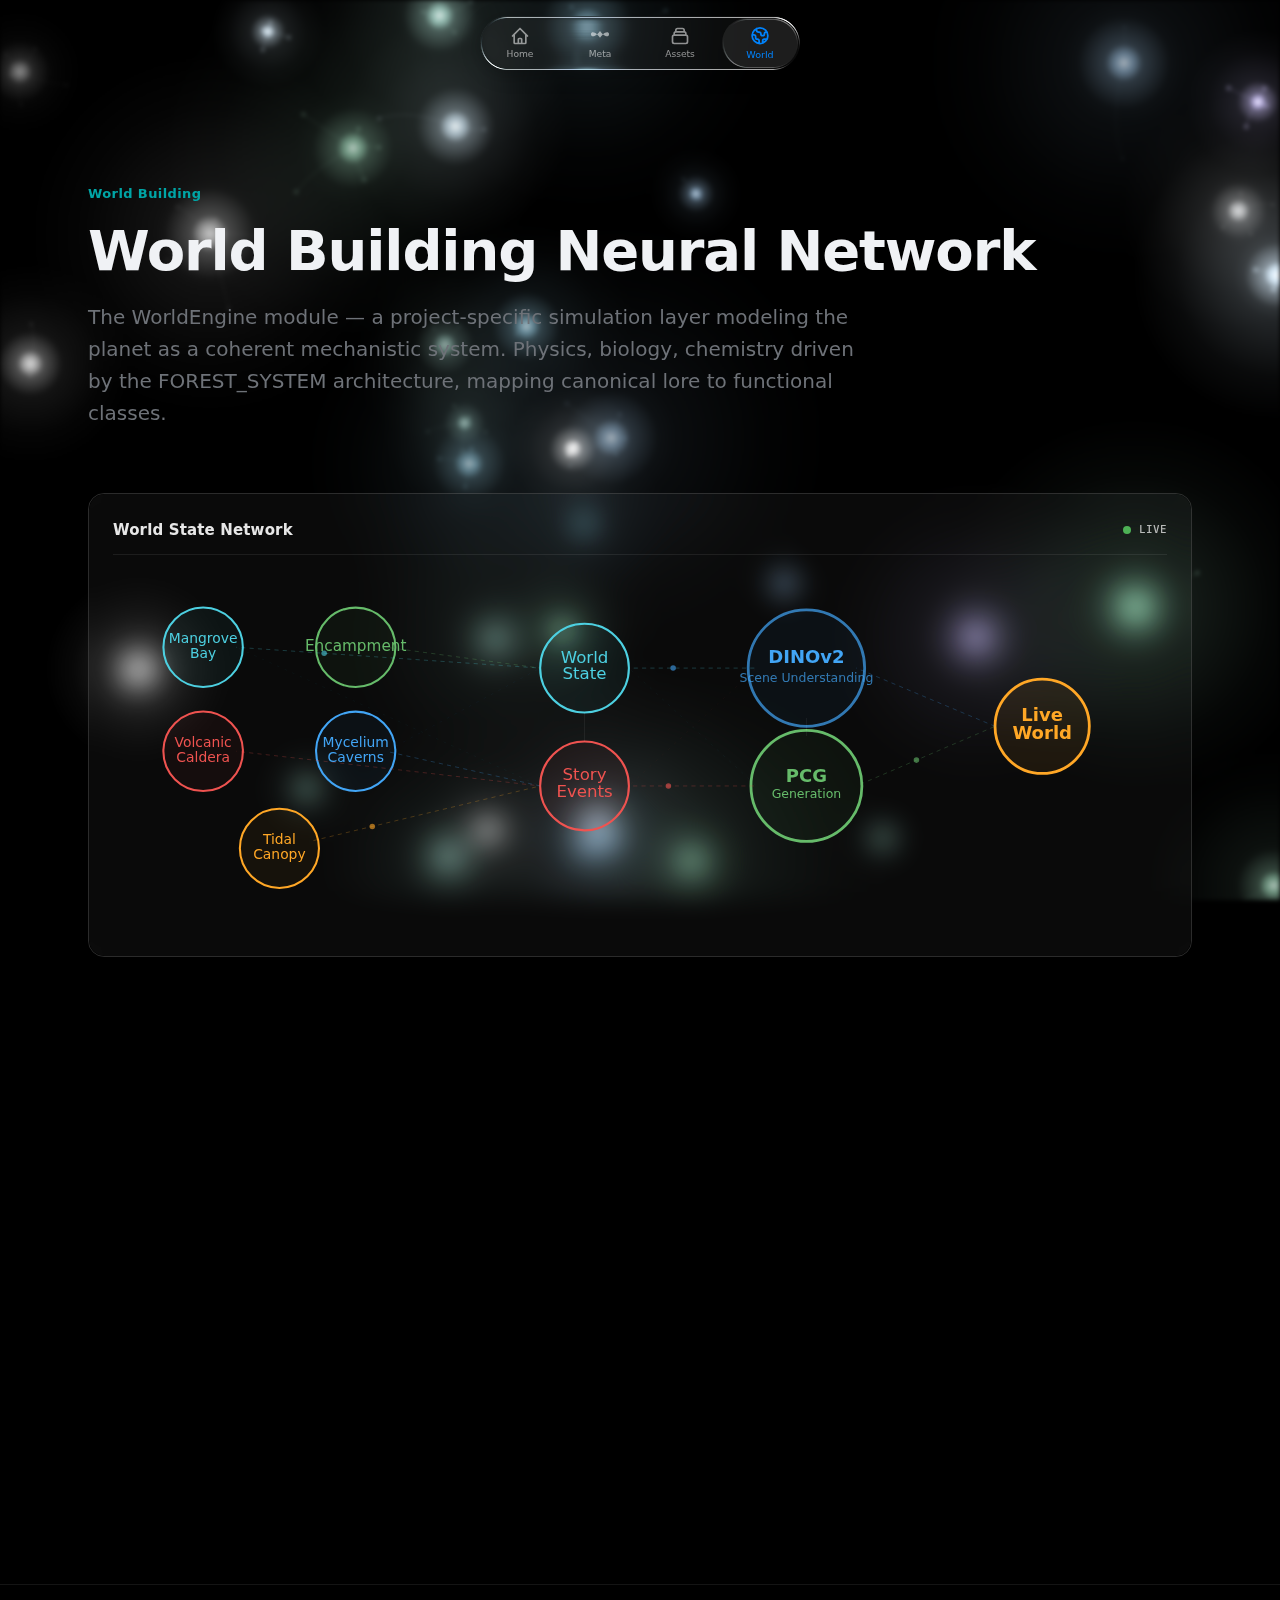
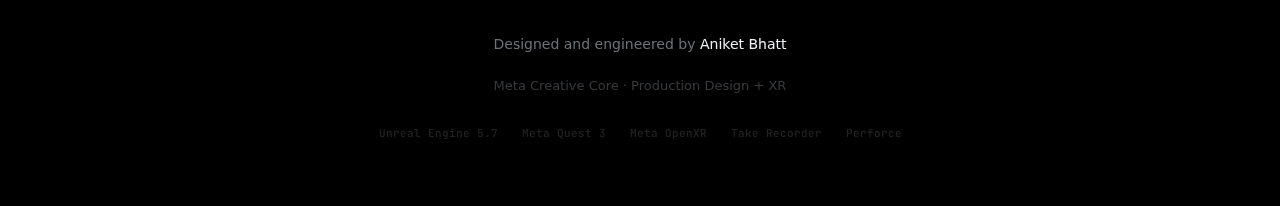
<file: world-building.html>
<!DOCTYPE html>
<html lang="en">
<head>
  <meta charset="UTF-8">
  <meta name="viewport" content="width=device-width, initial-scale=1.0, maximum-scale=1">
  <meta name="robots" content="noindex, nofollow">
  <title>World Building - Meta Spatial Production</title>
  <link rel="preconnect" href="https://fonts.googleapis.com">
  <link rel="preconnect" href="https://fonts.gstatic.com" crossorigin>
  <link href="https://fonts.googleapis.com/css2?family=JetBrains+Mono:wght@400;500&display=swap" rel="stylesheet">
  <link rel="stylesheet" href="styles.css">
</head>
<body>

  <!-- ========== LIQUID GLASS NAV BAR ========== -->
  <div class="liquid-nav-wrap">
    <nav data-liquid-nav data-nav-active="world">
      <a data-nav-id="home" data-nav-icon="<svg viewBox=&quot;0 0 24 24&quot; fill=&quot;none&quot;><path d=&quot;M3 12l2-2m0 0l7-7 7 7M5 10v10a1 1 0 001 1h3m10-11l2 2m-2-2v10a1 1 0 01-1 1h-3m-6 0a1 1 0 001-1v-4a1 1 0 011-1h2a1 1 0 011 1v4a1 1 0 001 1m-6 0h6&quot; stroke=&quot;currentColor&quot; stroke-width=&quot;2&quot; stroke-linecap=&quot;round&quot; stroke-linejoin=&quot;round&quot;/></svg>" href="landing.html">Home</a>
      <a data-nav-id="spatial" data-nav-icon="<svg viewBox=&quot;0 0 512 512&quot; fill=&quot;currentColor&quot;><path d=&quot;M256 301.3c-17.4-24.6-39.4-50.1-66.2-76.9-44.6-44.6-82.9-62.3-113.8-62.3-28.3 0-51.3 14.9-51.3 51.3 0 36.4 23 51.3 51.3 51.3 30.9 0 69.2-17.7 113.8-62.3 26.8-26.8 48.8-52.3 66.2-76.9 17.4 24.6 39.4 50.1 66.2 76.9 44.6 44.6 82.9 62.3 113.8 62.3 28.3 0 51.3-14.9 51.3-51.3 0-36.4-23-51.3-51.3-51.3-30.9 0-69.2 17.7-113.8 62.3-26.8 26.8-48.8 52.3-66.2 76.9z&quot;/></svg>" href="spatial-production.html">Meta</a>
      <a data-nav-id="compound" data-nav-icon="<svg viewBox=&quot;0 0 24 24&quot; fill=&quot;none&quot;><path d=&quot;M19 11H5m14 0a2 2 0 012 2v6a2 2 0 01-2 2H5a2 2 0 01-2-2v-6a2 2 0 012-2m14 0V9a2 2 0 00-2-2M5 11V9a2 2 0 012-2m0 0V5a2 2 0 012-2h6a2 2 0 012 2v2M7 7h10&quot; stroke=&quot;currentColor&quot; stroke-width=&quot;2&quot; stroke-linecap=&quot;round&quot; stroke-linejoin=&quot;round&quot;/></svg>" href="compound-assets.html">Assets</a>
      <a data-nav-id="world" data-nav-icon="<svg viewBox=&quot;0 0 24 24&quot; fill=&quot;none&quot;><path d=&quot;M3.055 11H5a2 2 0 012 2v1a2 2 0 002 2 2 2 0 012 2v2.945M8 3.935V5.5A2.5 2.5 0 0010.5 8h.5a2 2 0 012 2 2 2 0 104 0 2 2 0 012-2h1.064M15 20.488V18a2 2 0 012-2h3.064M21 12a9 9 0 11-18 0 9 9 0 0118 0z&quot; stroke=&quot;currentColor&quot; stroke-width=&quot;2&quot; stroke-linecap=&quot;round&quot; stroke-linejoin=&quot;round&quot;/></svg>" href="world-building.html">World</a>
    </nav>
  </div>

  <!-- Woodsprite particle canvas -->
  <canvas id="woodsprite-canvas" class="page-gradient"></canvas>

  <main style="padding-top: 72px;">
    <section class="page-section">
      <div class="container">

        <div class="section-header fade-in">
          <span class="section-label" style="color: oklch(0.65 0.12 195);">World Building</span>
          <h1 class="section-title">World Building Neural Network</h1>
          <p class="section-subtitle">The WorldEngine module — a project-specific simulation layer modeling the planet as a coherent mechanistic system. Physics, biology, chemistry driven by the FOREST_SYSTEM architecture, mapping canonical lore to functional classes.</p>
        </div>

        <!-- Neural network diagram -->
        <div class="glass-container glass-sm mb-16 fade-in delay-1">
          <div class="glass-bg"></div>
          <div class="glass-content">
            <div class="card-panel-header">
              <span class="card-panel-label">World State Network</span>
              <div class="live-indicator"><div class="live-dot"></div><span class="live-label">LIVE</span></div>
            </div>
            <svg viewBox="0 0 760 260" fill="none" xmlns="http://www.w3.org/2000/svg" style="width:100%;height:auto;">
              <!--
                GRID LAYOUT (all nodes on clean y=70 or y=150 rows):
                Col A (x=70):  Locations top row
                Col A2(x=70):  Locations bottom row  
                Col B (x=230): More locations
                Col C (x=380): Processing (World State / Story Events)
                Col D (x=540): AI (DINOv2 / PCG)
                Col E (x=690): Output (Live World)
              -->

              <!-- ROW 1 (y=55): Bioluminescent Mangrove, Cenote Network, World State, DINOv2 -->
              <!-- ROW 2 (y=130): Volcanic Caldera, Mycelium Caverns, Story Events, PCG -->
              <!-- ROW 3 (y=185): Tidal Canopy -->
              <!-- Output centered at y=93 -->

              <!-- LOCATION NODES - Column 1 (x=65) -->
              <g>
                <circle cx="65" cy="55" r="28" stroke="#4dd0e1" stroke-width="1.5" fill="rgba(77,208,225,0.05)"><animate attributeName="r" values="28;29.5;28" dur="4s" repeatCount="indefinite"/></circle>
                <text x="65" y="52" text-anchor="middle" fill="#4dd0e1" font-size="10" font-family="system-ui, -apple-system, sans-serif">Mangrove</text>
                <text x="65" y="63" text-anchor="middle" fill="#4dd0e1" font-size="10" font-family="system-ui, -apple-system, sans-serif">Bay</text>
              </g>
              <g>
                <circle cx="65" cy="130" r="28" stroke="#ef5350" stroke-width="1.5" fill="rgba(239,83,80,0.05)"><animate attributeName="r" values="28;29.5;28" dur="3.8s" repeatCount="indefinite"/></circle>
                <text x="65" y="127" text-anchor="middle" fill="#ef5350" font-size="10" font-family="system-ui, -apple-system, sans-serif">Volcanic</text>
                <text x="65" y="138" text-anchor="middle" fill="#ef5350" font-size="10" font-family="system-ui, -apple-system, sans-serif">Caldera</text>
              </g>

              <!-- LOCATION NODES - Column 2 (x=175) -->
              <g>
                <circle cx="175" cy="55" r="28" stroke="#66bb6a" stroke-width="1.5" fill="rgba(102,187,106,0.05)"><animate attributeName="r" values="28;29.5;28" dur="4.2s" repeatCount="indefinite"/></circle>
                <text x="175" y="58" text-anchor="middle" fill="#66bb6a" font-size="11" font-family="system-ui, -apple-system, sans-serif">Encampment</text>
              </g>
              <g>
                <circle cx="175" cy="130" r="28" stroke="#42a5f5" stroke-width="1.5" fill="rgba(66,165,245,0.05)"><animate attributeName="r" values="28;29.5;28" dur="4.5s" repeatCount="indefinite"/></circle>
                <text x="175" y="127" text-anchor="middle" fill="#42a5f5" font-size="10" font-family="system-ui, -apple-system, sans-serif">Mycelium</text>
                <text x="175" y="138" text-anchor="middle" fill="#42a5f5" font-size="10" font-family="system-ui, -apple-system, sans-serif">Caverns</text>
              </g>
              <g>
                <circle cx="120" cy="200" r="28" stroke="#ffa726" stroke-width="1.5" fill="rgba(255,167,38,0.05)"><animate attributeName="r" values="28;29.5;28" dur="5s" repeatCount="indefinite"/></circle>
                <text x="120" y="197" text-anchor="middle" fill="#ffa726" font-size="10" font-family="system-ui, -apple-system, sans-serif">Tidal</text>
                <text x="120" y="208" text-anchor="middle" fill="#ffa726" font-size="10" font-family="system-ui, -apple-system, sans-serif">Canopy</text>
              </g>

              <!-- PROCESSING NODES - Column 3 (x=340) -->
              <g>
                <circle cx="340" cy="70" r="32" stroke="#4dd0e1" stroke-width="1.5" fill="rgba(77,208,225,0.05)"/>
                <text x="340" y="66" text-anchor="middle" fill="#4dd0e1" font-size="12" font-family="system-ui, -apple-system, sans-serif" font-weight="500">World</text>
                <text x="340" y="78" text-anchor="middle" fill="#4dd0e1" font-size="12" font-family="system-ui, -apple-system, sans-serif" font-weight="500">State</text>
              </g>
              <g>
                <circle cx="340" cy="155" r="32" stroke="#ef5350" stroke-width="1.5" fill="rgba(239,83,80,0.05)"/>
                <text x="340" y="151" text-anchor="middle" fill="#ef5350" font-size="12" font-family="system-ui, -apple-system, sans-serif" font-weight="500">Story</text>
                <text x="340" y="163" text-anchor="middle" fill="#ef5350" font-size="12" font-family="system-ui, -apple-system, sans-serif" font-weight="500">Events</text>
              </g>

              <!-- AI NODES - Column 4 (x=500) -->
              <g>
                <circle cx="500" cy="70" r="42" stroke="#42a5f5" stroke-width="2" fill="rgba(66,165,245,0.05)"><animate attributeName="stroke-opacity" values="1;0.5;1" dur="3s" repeatCount="indefinite"/></circle>
                <text x="500" y="66" text-anchor="middle" fill="#42a5f5" font-size="13" font-family="system-ui, -apple-system, sans-serif" font-weight="600">DINOv2</text>
                <text x="500" y="80" text-anchor="middle" fill="#42a5f5" font-size="9" font-family="system-ui, -apple-system, sans-serif" opacity="0.7">Scene Understanding</text>
              </g>
              <g>
                <circle cx="500" cy="155" r="40" stroke="#66bb6a" stroke-width="2" fill="rgba(102,187,106,0.05)"/>
                <text x="500" y="152" text-anchor="middle" fill="#66bb6a" font-size="13" font-family="system-ui, -apple-system, sans-serif" font-weight="600">PCG</text>
                <text x="500" y="164" text-anchor="middle" fill="#66bb6a" font-size="9" font-family="system-ui, -apple-system, sans-serif">Generation</text>
              </g>

              <!-- OUTPUT NODE - Column 5 (x=670) -->
              <g>
                <circle cx="670" cy="112" r="34" stroke="#ffa726" stroke-width="2" fill="rgba(255,167,38,0.08)"/>
                <text x="670" y="108" text-anchor="middle" fill="#ffa726" font-size="13" font-family="system-ui, -apple-system, sans-serif" font-weight="600">Live</text>
                <text x="670" y="121" text-anchor="middle" fill="#ffa726" font-size="13" font-family="system-ui, -apple-system, sans-serif" font-weight="600">World</text>
              </g>

              <!-- CONNECTIONS: Locations -> Processing -->
              <line x1="89" y1="55" x2="308" y2="70" stroke="#4dd0e1" stroke-width="0.7" opacity="0.25" stroke-dasharray="3 3"><animate attributeName="stroke-dashoffset" values="0;-6" dur="1.5s" repeatCount="indefinite"/></line>
              <line x1="89" y1="130" x2="308" y2="155" stroke="#ef5350" stroke-width="0.7" opacity="0.25" stroke-dasharray="3 3"><animate attributeName="stroke-dashoffset" values="0;-6" dur="1.6s" repeatCount="indefinite"/></line>
              <line x1="197" y1="55" x2="308" y2="70" stroke="#66bb6a" stroke-width="0.7" opacity="0.25" stroke-dasharray="3 3"><animate attributeName="stroke-dashoffset" values="0;-6" dur="1.9s" repeatCount="indefinite"/></line>
              <line x1="197" y1="130" x2="308" y2="155" stroke="#42a5f5" stroke-width="0.7" opacity="0.25" stroke-dasharray="3 3"><animate attributeName="stroke-dashoffset" values="0;-6" dur="1.8s" repeatCount="indefinite"/></line>
              <line x1="142" y1="195" x2="308" y2="155" stroke="#ffa726" stroke-width="0.7" opacity="0.25" stroke-dasharray="3 3"><animate attributeName="stroke-dashoffset" values="0;-6" dur="2s" repeatCount="indefinite"/></line>

              <!-- Cross connections (faint) -->
              <line x1="89" y1="55" x2="308" y2="155" stroke="#4dd0e1" stroke-width="0.4" opacity="0.08" stroke-dasharray="2 4"><animate attributeName="stroke-dashoffset" values="0;-6" dur="2.5s" repeatCount="indefinite"/></line>
              <line x1="197" y1="130" x2="308" y2="70" stroke="#42a5f5" stroke-width="0.4" opacity="0.08" stroke-dasharray="2 4"><animate attributeName="stroke-dashoffset" values="0;-6" dur="2.8s" repeatCount="indefinite"/></line>

              <!-- Processing -> AI -->
              <line x1="372" y1="70" x2="464" y2="70" stroke="#4dd0e1" stroke-width="0.7" opacity="0.25" stroke-dasharray="3 3"><animate attributeName="stroke-dashoffset" values="0;-6" dur="1.5s" repeatCount="indefinite"/></line>
              <line x1="372" y1="155" x2="464" y2="155" stroke="#ef5350" stroke-width="0.7" opacity="0.25" stroke-dasharray="3 3"><animate attributeName="stroke-dashoffset" values="0;-6" dur="1.7s" repeatCount="indefinite"/></line>
              <line x1="372" y1="70" x2="464" y2="155" stroke="#4dd0e1" stroke-width="0.4" opacity="0.08" stroke-dasharray="2 4"><animate attributeName="stroke-dashoffset" values="0;-6" dur="2.2s" repeatCount="indefinite"/></line>
              <line x1="372" y1="155" x2="464" y2="70" stroke="#ef5350" stroke-width="0.4" opacity="0.08" stroke-dasharray="2 4"><animate attributeName="stroke-dashoffset" values="0;-6" dur="2.4s" repeatCount="indefinite"/></line>

              <!-- AI -> Live World -->
              <line x1="536" y1="70" x2="636" y2="112" stroke="#42a5f5" stroke-width="0.7" opacity="0.25" stroke-dasharray="3 3"><animate attributeName="stroke-dashoffset" values="0;-6" dur="1.5s" repeatCount="indefinite"/></line>
              <line x1="536" y1="155" x2="636" y2="112" stroke="#66bb6a" stroke-width="0.7" opacity="0.25" stroke-dasharray="3 3"><animate attributeName="stroke-dashoffset" values="0;-6" dur="1.7s" repeatCount="indefinite"/></line>

              <!-- Vertical connectors -->
              <line x1="340" y1="102" x2="340" y2="123" stroke="rgba(255,255,255,0.1)" stroke-width="0.5"/>
              <line x1="500" y1="106" x2="500" y2="119" stroke="rgba(255,255,255,0.1)" stroke-width="0.5"/>

              <!-- Data particles -->
              <circle r="2" fill="#4dd0e1" opacity="0.6"><animateMotion path="M89,55 L308,70" dur="3s" repeatCount="indefinite"/></circle>
              <circle r="2" fill="#42a5f5" opacity="0.6"><animateMotion path="M372,70 L464,70" dur="2.5s" repeatCount="indefinite"/></circle>
              <circle r="2" fill="#66bb6a" opacity="0.6"><animateMotion path="M536,155 L636,112" dur="2s" repeatCount="indefinite"/></circle>
              <circle r="2" fill="#ffa726" opacity="0.6"><animateMotion path="M142,195 L308,155" dur="3.2s" repeatCount="indefinite"/></circle>
              <circle r="2" fill="#ef5350" opacity="0.6"><animateMotion path="M372,155 L464,155" dur="2.8s" repeatCount="indefinite"/></circle>
            </svg>
          </div>
        </div>

        <!-- Three principle cards -->
        <div class="grid-3 mb-16">
          <div class="glass-container glass-sm fade-in delay-1">
            <div class="glass-bg"></div>
            <div class="glass-content">
              <div class="card-icon"><svg width="24" height="24" viewBox="0 0 24 24" fill="none"><path d="M12 2L2 7L12 12L22 7L12 2Z" stroke="currentColor" stroke-width="1.5"/><path d="M2 17L12 22L22 17" stroke="currentColor" stroke-width="1.5"/><path d="M2 12L12 17L22 12" stroke="currentColor" stroke-width="1.5"/></svg></div>
              <h4 class="card-title">Procedural Content Generation</h4>
              <p class="card-text">UE5's PCG framework generates environments from rule sets. Nanite handles virtualized geometry while PCG drives procedural world-building from the WorldEngine module's logic.</p>
            </div>
          </div>

          <div class="glass-container glass-sm fade-in delay-2">
            <div class="glass-bg"></div>
            <div class="glass-content">
              <div class="card-icon"><svg width="24" height="24" viewBox="0 0 24 24" fill="none"><circle cx="12" cy="12" r="10" stroke="currentColor" stroke-width="1.5"/><path d="M12 6V12L16 14" stroke="currentColor" stroke-width="1.5" stroke-linecap="round"/></svg></div>
              <h4 class="card-title">Persistent World State</h4>
              <p class="card-text">Every location maintains state across production sessions. The WorldEngine is the authoritative, high-fidelity simulation environment running on the host PC. The world remembers.</p>
            </div>
          </div>

          <div class="glass-container glass-sm fade-in delay-3">
            <div class="glass-bg"></div>
            <div class="glass-content">
              <div class="card-icon"><svg width="24" height="24" viewBox="0 0 24 24" fill="none"><path d="M4 4H10V10H4V4Z" stroke="currentColor" stroke-width="1.5"/><path d="M14 4H20V10H14V4Z" stroke="currentColor" stroke-width="1.5"/><path d="M4 14H10V20H4V14Z" stroke="currentColor" stroke-width="1.5"/><path d="M14 14H20V20H14V14Z" stroke="currentColor" stroke-width="1.5"/></svg></div>
              <h4 class="card-title">Modular Biome System</h4>
              <p class="card-text">Biomes are composable modules. Mix jungle canopy with bioluminescent flora and ancient ruins. Each module respects the others' spatial rules through PCG constraint graphs.</p>
            </div>
          </div>
        </div>

        <!-- Closing -->
        <div class="glass-container glass-sm closing fade-in delay-4">
          <div class="glass-bg"></div>
          <div class="glass-content">
            <p>The world is not a backdrop. It is a <strong>character</strong>. The initial proof-of-concept is a simulation of Pandora — it reacts, it remembers, and it evolves with the story being told inside it.</p>
          </div>
        </div>

      </div>
    </section>
  </main>

  <footer class="footer">
    <div class="container footer-inner">
      <p class="footer-credit">Designed and engineered by <strong>Aniket Bhatt</strong></p>
      <p class="footer-role">Meta Creative Core &middot; Production Design + XR</p>
      <div class="footer-tech"><span>Unreal Engine 5.7</span><span>Meta Quest 3</span><span>Meta OpenXR</span><span>Take Recorder</span><span>Perforce</span></div>
    </div>
  </footer>

  <script src="main.js"></script>
  <script src="woodsprites.js"></script>
  <script src="liquid-glass.js"></script>
</body>
</html>
</file>
<file: styles.css>
/* ============================================================
   Meta Spatial Production - Apple HIG + Liquid Glass
   Pure CSS. No frameworks. No JS-driven UI.
   Glass container pattern ported from vue-web-liquid-glass repo.
   ============================================================ */

*, *::before, *::after { box-sizing: border-box; margin: 0; padding: 0; }

:root {
  --bg: oklch(0.04 0.003 260);
  --fg: oklch(0.96 0.005 260);
  --muted: oklch(0.55 0.01 260);
  --muted-dim: oklch(0.45 0.01 260);
  --muted-faint: oklch(0.35 0.01 260);
  --border-subtle: rgba(255,255,255,0.06);
  --glass-border-color: rgb(112 112 112 / 38%);
  --glass-border-hover: rgb(112 112 112 / 55%);
  --glass-shadow: 0 4px 20px rgba(0, 0, 0, 0.24);
  --glass-radius: 20px;
  --blue: oklch(0.62 0.20 255);
  --teal: oklch(0.65 0.12 195);
  --green: oklch(0.68 0.16 145);
  --orange: oklch(0.72 0.16 60);
  --red: oklch(0.60 0.22 25);
  --font-display: -apple-system, BlinkMacSystemFont, 'SF Pro Display', 'Inter', system-ui, sans-serif;
  --font-body: -apple-system, BlinkMacSystemFont, 'SF Pro Text', 'Inter', system-ui, sans-serif;
  --font-mono: 'JetBrains Mono', 'SF Mono', 'Menlo', monospace;
}

html { scroll-behavior: smooth; -webkit-font-smoothing: antialiased; -moz-osx-font-smoothing: grayscale; }
body { background: oklch(0.02 0.002 260); color: var(--fg); font-family: var(--font-body); line-height: 1.6; min-height: 100vh; }
a { color: inherit; text-decoration: none; }
img, svg { display: block; }

::-webkit-scrollbar { width: 8px; }
::-webkit-scrollbar-track { background: transparent; }
::-webkit-scrollbar-thumb { background: oklch(0.30 0.005 260); border-radius: 4px; }
::-webkit-scrollbar-thumb:hover { background: oklch(0.40 0.005 260); }

.container { width: 100%; margin: 0 auto; padding: 0 1.25rem; }
@media (min-width: 640px) { .container { padding: 0 2rem; } }
@media (min-width: 1024px) { .container { padding: 0 3rem; max-width: 1200px; } }


/* ============================================================
   LIQUID GLASS NAV BAR
   Centered floating dock with SVG displacement filter
   ============================================================ */

.liquid-nav-wrap {
  position: fixed;
  top: 16px;
  left: 50%;
  transform: translateX(-50%);
  z-index: 100;
}

@media (max-width: 480px) {
  .liquid-nav-wrap {
    top: 10px;
    transform: translateX(-50%) scale(0.82);
    transform-origin: top center;
  }
}

@media (max-width: 360px) {
  .liquid-nav-wrap {
    transform: translateX(-50%) scale(0.72);
    transform-origin: top center;
  }
}

/* Hide the raw <a> tags before JS initializes */
[data-liquid-nav] > a {
  display: none;
}

/* Legacy pill-nav-wrap (unused, kept for safety) */
.pill-nav-wrap {
  position: fixed;
  top: 12px;
  left: 50%;
  transform: translateX(-50%);
  z-index: 100;
}

.pill-nav {
  position: relative;
  display: inline-flex;
  align-items: center;
  border-radius: 999px;
  border: 1.5px solid var(--glass-border-color);
  overflow: hidden;
  box-shadow: var(--glass-shadow);
  height: 48px;
}

.pill-nav > .glass-bg {
  position: absolute; inset: 0;
  border-radius: 999px;
  background: rgba(255,255,255,0.04);
  box-shadow: var(--glass-shadow);
  pointer-events: none;
}

.pill-nav > .gradient-blur--left  { width: 40px; }
.pill-nav > .gradient-blur--right { width: 40px; }
.pill-nav > .gradient-blur--top   { height: 24px; }
.pill-nav > .gradient-blur--bottom { height: 24px; }

.pill-nav > .glass-center-blur {
  position: absolute;
  top: 10px; bottom: 10px; left: 30px; right: 30px;
  backdrop-filter: blur(3px); -webkit-backdrop-filter: blur(3px);
  pointer-events: none;
  border-radius: 999px;
}

.pill-nav-content {
  position: relative; z-index: 99;
  display: flex; align-items: center;
  padding: 0 8px; height: 100%;
}

.pill-nav-logo {
  display: flex; align-items: center;
  padding: 0 14px; height: 100%;
  font-family: var(--font-display); font-size: 13px; font-weight: 600;
  letter-spacing: -0.02em; color: var(--fg); white-space: nowrap;
}

.pill-nav-divider {
  width: 1px; height: 20px;
  background: rgba(255,255,255,0.1);
  flex-shrink: 0;
}

.pill-nav-links {
  display: none; align-items: center; height: 100%;
}
@media (min-width: 768px) { .pill-nav-links { display: flex; } }

.pill-nav-link {
  position: relative;
  display: flex; align-items: center;
  padding: 0 14px; height: 100%;
  font-family: var(--font-body); font-size: 12px; font-weight: 500;
  color: rgba(255,255,255,0.5); white-space: nowrap;
  transition: color 0.2s;
}
.pill-nav-link:hover { color: rgba(255,255,255,0.8); }
.pill-nav-link.active { color: var(--red); }

.pill-nav-badge {
  display: none; padding: 0 14px;
  font-family: var(--font-mono); font-size: 10px; font-weight: 500;
  color: rgba(255,255,255,0.25); white-space: nowrap;
}
@media (min-width: 768px) { .pill-nav-badge { display: block; } }

/* Mobile hamburger */
.pill-nav-hamburger {
  display: flex; flex-direction: column;
  align-items: center; justify-content: center;
  gap: 4px; padding: 12px;
  background: none; border: none; cursor: pointer; height: 100%;
}
@media (min-width: 768px) { .pill-nav-hamburger { display: none; } }

.pill-nav-hamburger span {
  display: block; width: 18px; height: 1.5px; border-radius: 1px;
  background: rgba(255,255,255,0.7);
  transition: transform 0.25s, opacity 0.25s;
}
.pill-nav-hamburger.open span:nth-child(1) { transform: rotate(45deg) translate(4px, 4px); }
.pill-nav-hamburger.open span:nth-child(2) { opacity: 0; }
.pill-nav-hamburger.open span:nth-child(3) { transform: rotate(-45deg) translate(4px, -4px); }

/* Mobile dropdown pill */
.pill-nav-mobile {
  display: none;
  position: fixed; top: 68px; left: 50%; transform: translateX(-50%);
  z-index: 99; min-width: 220px;
}
.pill-nav-mobile.open { display: block; }
@media (min-width: 768px) { .pill-nav-mobile { display: none !important; } }

.pill-nav-mobile-inner {
  position: relative;
  border-radius: 28px;
  border: 1.5px solid var(--glass-border-color);
  overflow: hidden;
  box-shadow: var(--glass-shadow);
}

.pill-nav-mobile-inner > .glass-bg {
  position: absolute; inset: 0;
  border-radius: 28px;
  background: rgba(10, 10, 14, 0.85);
  pointer-events: none;
}
.pill-nav-mobile-inner > .gradient-blur--top    { height: 30px; }
.pill-nav-mobile-inner > .gradient-blur--bottom { height: 30px; }
.pill-nav-mobile-inner > .gradient-blur--left   { width: 30px; }
.pill-nav-mobile-inner > .gradient-blur--right  { width: 30px; }

.pill-nav-mobile-inner > .glass-center-blur {
  position: absolute;
  top: 20px; bottom: 20px; left: 20px; right: 20px;
  backdrop-filter: blur(3px); -webkit-backdrop-filter: blur(3px);
  pointer-events: none;
}

.pill-nav-mobile-content {
  position: relative; z-index: 99;
  padding: 12px 8px;
}

.pill-nav-mobile-link {
  display: block; padding: 10px 16px; border-radius: 12px;
  font-family: var(--font-body); font-size: 15px; font-weight: 500;
  color: rgba(255,255,255,0.5);
  transition: background 0.2s, color 0.2s;
}
.pill-nav-mobile-link:hover { background: rgba(255,255,255,0.04); color: rgba(255,255,255,0.8); }
.pill-nav-mobile-link.active { color: var(--red); }


/* ============================================================
   GRADIENT BLUR EDGES (from GradientBlur.vue)
   8 progressive blur layers per edge
   ============================================================ */

.gradient-blur {
  position: absolute; z-index: 20; pointer-events: none;
}

.gradient-blur--top    { top: 0; left: 0; right: 0; height: 60px; --mask-dir: to top; }
.gradient-blur--bottom { bottom: 0; left: 0; right: 0; height: 60px; --mask-dir: to bottom; }
.gradient-blur--left   { top: 0; bottom: 0; left: 0; width: 60px; --mask-dir: to left; }
.gradient-blur--right  { top: 0; bottom: 0; right: 0; width: 60px; --mask-dir: to right; }

.gradient-blur > div,
.gradient-blur::before,
.gradient-blur::after {
  position: absolute; inset: 0;
}

.gradient-blur::before {
  content: ""; z-index: 1;
  backdrop-filter: blur(0.5px); -webkit-backdrop-filter: blur(0.5px);
  mask: linear-gradient(var(--mask-dir), rgba(0,0,0,0) 0%, rgba(0,0,0,1) 12.5%, rgba(0,0,0,1) 25%, rgba(0,0,0,0) 37.5%);
  -webkit-mask: linear-gradient(var(--mask-dir), rgba(0,0,0,0) 0%, rgba(0,0,0,1) 12.5%, rgba(0,0,0,1) 25%, rgba(0,0,0,0) 37.5%);
}
.gradient-blur > div:nth-child(1) {
  z-index: 2;
  backdrop-filter: blur(1px); -webkit-backdrop-filter: blur(1px);
  mask: linear-gradient(var(--mask-dir), rgba(0,0,0,0) 12.5%, rgba(0,0,0,1) 25%, rgba(0,0,0,1) 37.5%, rgba(0,0,0,0) 50%);
  -webkit-mask: linear-gradient(var(--mask-dir), rgba(0,0,0,0) 12.5%, rgba(0,0,0,1) 25%, rgba(0,0,0,1) 37.5%, rgba(0,0,0,0) 50%);
}
.gradient-blur > div:nth-child(2) {
  z-index: 3;
  backdrop-filter: blur(2px); -webkit-backdrop-filter: blur(2px);
  mask: linear-gradient(var(--mask-dir), rgba(0,0,0,0) 25%, rgba(0,0,0,1) 37.5%, rgba(0,0,0,1) 50%, rgba(0,0,0,0) 62.5%);
  -webkit-mask: linear-gradient(var(--mask-dir), rgba(0,0,0,0) 25%, rgba(0,0,0,1) 37.5%, rgba(0,0,0,1) 50%, rgba(0,0,0,0) 62.5%);
}
.gradient-blur > div:nth-child(3) {
  z-index: 4;
  backdrop-filter: blur(4px); -webkit-backdrop-filter: blur(4px);
  mask: linear-gradient(var(--mask-dir), rgba(0,0,0,0) 37.5%, rgba(0,0,0,1) 50%, rgba(0,0,0,1) 62.5%, rgba(0,0,0,0) 75%);
  -webkit-mask: linear-gradient(var(--mask-dir), rgba(0,0,0,0) 37.5%, rgba(0,0,0,1) 50%, rgba(0,0,0,1) 62.5%, rgba(0,0,0,0) 75%);
}
.gradient-blur > div:nth-child(4) {
  z-index: 5;
  backdrop-filter: blur(8px); -webkit-backdrop-filter: blur(8px);
  mask: linear-gradient(var(--mask-dir), rgba(0,0,0,0) 50%, rgba(0,0,0,1) 62.5%, rgba(0,0,0,1) 75%, rgba(0,0,0,0) 87.5%);
  -webkit-mask: linear-gradient(var(--mask-dir), rgba(0,0,0,0) 50%, rgba(0,0,0,1) 62.5%, rgba(0,0,0,1) 75%, rgba(0,0,0,0) 87.5%);
}
.gradient-blur > div:nth-child(5) {
  z-index: 6;
  backdrop-filter: blur(16px); -webkit-backdrop-filter: blur(16px);
  mask: linear-gradient(var(--mask-dir), rgba(0,0,0,0) 62.5%, rgba(0,0,0,1) 75%, rgba(0,0,0,1) 87.5%, rgba(0,0,0,0) 100%);
  -webkit-mask: linear-gradient(var(--mask-dir), rgba(0,0,0,0) 62.5%, rgba(0,0,0,1) 75%, rgba(0,0,0,1) 87.5%, rgba(0,0,0,0) 100%);
}
.gradient-blur > div:nth-child(6) {
  z-index: 7;
  backdrop-filter: blur(32px); -webkit-backdrop-filter: blur(32px);
  mask: linear-gradient(var(--mask-dir), rgba(0,0,0,0) 75%, rgba(0,0,0,1) 87.5%, rgba(0,0,0,1) 100%);
  -webkit-mask: linear-gradient(var(--mask-dir), rgba(0,0,0,0) 75%, rgba(0,0,0,1) 87.5%, rgba(0,0,0,1) 100%);
}
.gradient-blur::after {
  content: ""; z-index: 8;
  backdrop-filter: blur(64px); -webkit-backdrop-filter: blur(64px);
  mask: linear-gradient(var(--mask-dir), rgba(0,0,0,0) 87.5%, rgba(0,0,0,1) 100%);
  -webkit-mask: linear-gradient(var(--mask-dir), rgba(0,0,0,0) 87.5%, rgba(0,0,0,1) 100%);
}


/* ============================================================
   GLASS CONTAINER (from LiquidGlassContainer.vue)
   .glass-container > .glass-bg + 4x .gradient-blur + .glass-center-blur + .glass-content
   ============================================================ */

.glass-container {
  position: relative; width: 100%; overflow: hidden;
  border-radius: var(--glass-radius);
  border: 1.5px solid var(--glass-border-color);
  transition: transform 0.3s cubic-bezier(0.25, 0.8, 0.25, 1), border-color 0.3s;
}
.glass-container:hover { border-color: var(--glass-border-hover); }

.glass-container > .glass-bg {
  position: absolute; inset: 0;
  border-radius: var(--glass-radius);
  background: rgba(255,255,255,0.04);
  backdrop-filter: blur(12px) saturate(1.4); -webkit-backdrop-filter: blur(12px) saturate(1.4);
  box-shadow: var(--glass-shadow);
  pointer-events: none;
}

.glass-container > .glass-center-blur {
  position: absolute;
  top: 40px; bottom: 40px; left: 40px; right: 40px;
  backdrop-filter: blur(3px); -webkit-backdrop-filter: blur(3px);
  pointer-events: none;
}

.glass-container > .glass-content {
  position: relative; z-index: 99;
  padding: 28px 32px; width: 100%;
}

/* Size variants */
.glass-container.glass-sm { --glass-radius: 16px; }
.glass-container.glass-sm > .glass-content { padding: 24px; }
.glass-container.glass-sm > .glass-center-blur { top: 28px; bottom: 28px; left: 28px; right: 28px; }
.glass-container.glass-sm > .gradient-blur--top,
.glass-container.glass-sm > .gradient-blur--bottom { height: 45px; }
.glass-container.glass-sm > .gradient-blur--left,
.glass-container.glass-sm > .gradient-blur--right { width: 45px; }

.glass-container.glass-xs { --glass-radius: 12px; }
.glass-container.glass-xs > .glass-content { padding: 20px; }
.glass-container.glass-xs > .glass-center-blur { top: 18px; bottom: 18px; left: 18px; right: 18px; }
.glass-container.glass-xs > .gradient-blur--top,
.glass-container.glass-xs > .gradient-blur--bottom { height: 30px; }
.glass-container.glass-xs > .gradient-blur--left,
.glass-container.glass-xs > .gradient-blur--right { width: 30px; }

/* Clickable glass container (pillar cards) */
a.glass-container { display: block; }
a.glass-container:hover { transform: translateY(-2px); }
a.glass-container:hover .pillar-card-arrow svg { transform: translateX(4px); }


/* ============================================================
   HERO
   ============================================================ */

.hero {
  position: relative; display: flex; align-items: center; justify-content: center;
  min-height: 100vh; overflow: visible; background: transparent;
}

.page-gradient {
  position: fixed; top: 0; left: 0;
  width: 100vw; height: 100vh; z-index: -1;
  filter: blur(80px); transform: scale(1.15);
  pointer-events: none;
}
#woodsprite-canvas.page-gradient { filter: blur(2px); transform: none; }

.hero-content {
  position: relative; z-index: 2; text-align: center;
  max-width: 800px; margin: 0 auto; padding: 8rem 1.25rem 4rem;
}

.hero-badge {
  display: inline-block; padding: 6px 16px; border-radius: 100px;
  border: 1px solid rgba(255,255,255,0.15);
  background: rgba(255,255,255,0.06);
  backdrop-filter: blur(24px) saturate(1.6); -webkit-backdrop-filter: blur(24px) saturate(1.6);
  box-shadow: 0 0 0 1px rgba(255,255,255,0.05), 0 4px 16px rgba(0,0,0,0.3), inset 0 1px 0 rgba(255,255,255,0.08);
  font-family: var(--font-body); font-size: 13px; font-weight: 500;
  color: rgba(255,255,255,0.85); margin-bottom: 24px;
}

.hero-title {
  font-family: var(--font-display); font-size: clamp(2.5rem, 8vw, 80px);
  font-weight: 700; line-height: 1.05; letter-spacing: -0.03em;
  color: var(--fg); margin-bottom: 24px;
}

.hero-subtitle {
  font-family: var(--font-body); font-size: clamp(1rem, 2.5vw, 1.25rem);
  line-height: 1.6; color: var(--muted);
  max-width: 640px; margin: 0 auto 40px;
}

.hero-meta {
  display: flex; flex-wrap: wrap; align-items: center; justify-content: center;
  gap: 24px; font-family: var(--font-body); font-size: 13px;
  color: oklch(0.65 0.01 260 / 70%);
}
.hero-meta-sep { display: none; }
@media (min-width: 640px) { .hero-meta-sep { display: inline; } }

.hero-scroll { margin-top: 5rem; display: flex; justify-content: center; animation: bounce 2s ease-in-out infinite; }
@keyframes bounce { 0%, 100% { transform: translateY(0); } 50% { transform: translateY(8px); } }


/* ============================================================
   PAGE SECTIONS
   ============================================================ */

.page-section { position: relative; padding: 5rem 0 7rem; background: transparent; }
@media (min-width: 768px) { .page-section { padding: 7rem 0 7rem; } }

.section-header { margin-bottom: 3rem; }
@media (min-width: 768px) { .section-header { margin-bottom: 4rem; } }

.section-label { display: block; font-family: var(--font-body); font-size: 13px; font-weight: 600; letter-spacing: 0.03em; margin-bottom: 16px; }
.section-title { font-family: var(--font-display); font-size: clamp(2rem, 5vw, 3.5rem); font-weight: 700; line-height: 1.08; letter-spacing: -0.02em; }
.section-subtitle { margin-top: 20px; max-width: 768px; font-family: var(--font-body); font-size: clamp(1rem, 2vw, 1.25rem); line-height: 1.6; color: var(--muted); }


/* ============================================================
   CARD CONTENT STYLES
   ============================================================ */

.card-icon { margin-bottom: 16px; color: oklch(0.55 0.01 260 / 50%); }
.card-title { font-family: var(--font-display); font-size: 15px; font-weight: 600; letter-spacing: -0.01em; color: var(--fg); margin-bottom: 12px; }
.card-text { font-family: var(--font-body); font-size: 14px; line-height: 1.65; color: var(--muted); }

.pillar-card-title { font-family: var(--font-display); font-size: 20px; font-weight: 600; letter-spacing: -0.02em; color: var(--fg); margin-bottom: 12px; }
.pillar-card-desc { font-family: var(--font-body); font-size: 15px; line-height: 1.6; color: var(--muted); }
.pillar-card-arrow { display: flex; align-items: center; gap: 6px; margin-top: 20px; font-size: 13px; font-weight: 500; color: var(--blue); }
.pillar-card-arrow svg { transition: transform 0.3s; display: inline-block; }

/* Card panel header */
.card-panel-header { display: flex; align-items: center; justify-content: space-between; border-bottom: 1px solid rgba(255,255,255,0.08); padding-bottom: 12px; margin-bottom: 16px; }
.card-panel-label { font-family: var(--font-body); font-size: 15px; font-weight: 600; color: rgba(255,255,255,0.9); letter-spacing: 0.01em; }


/* ============================================================
   GRIDS
   ============================================================ */

.grid-2 { display: grid; gap: 20px; }
@media (min-width: 768px) { .grid-2 { grid-template-columns: repeat(2, 1fr); } }
.grid-3 { display: grid; gap: 20px; }
@media (min-width: 768px) { .grid-3 { grid-template-columns: repeat(3, 1fr); } }
.grid-6 { display: grid; grid-template-columns: repeat(2, 1fr); gap: 16px; }
@media (min-width: 768px) { .grid-6 { grid-template-columns: repeat(3, 1fr); } }
@media (min-width: 1024px) { .grid-6 { grid-template-columns: repeat(6, 1fr); } }


/* ============================================================
   INFO LIST / CALLOUT / TABLE / METRICS / RIG / LEGEND
   ============================================================ */

.info-list { list-style: none; display: flex; flex-direction: column; gap: 10px; }
.info-list li { display: flex; align-items: flex-start; gap: 10px; font-family: var(--font-body); font-size: 14px; line-height: 1.65; color: var(--muted); }
.info-list li::before { content: ''; display: block; width: 4px; height: 4px; border-radius: 50%; background: oklch(0.55 0.01 260 / 30%); flex-shrink: 0; margin-top: 8px; }

.callout-inner { display: flex; align-items: flex-start; gap: 16px; }
.callout-icon { flex-shrink: 0; width: 40px; height: 40px; display: flex; align-items: center; justify-content: center; border-radius: 12px; }
.callout-title { font-family: var(--font-display); font-size: 15px; font-weight: 600; color: var(--fg); margin-bottom: 8px; }
.callout-text { font-family: var(--font-body); font-size: 14px; line-height: 1.65; color: var(--muted); }

.data-table { width: 100%; border-collapse: collapse; font-family: var(--font-body); font-size: 14px; }
.data-table thead th { padding: 14px 20px; text-align: left; font-family: var(--font-mono); font-size: 12px; font-weight: 500; border-bottom: 1px solid rgba(255,255,255,0.08); }
.data-table tbody td { padding: 14px 20px; border-bottom: 1px solid var(--border-subtle); }
.data-table tbody tr:last-child td { border-bottom: none; }

.metric-value { font-family: var(--font-display); font-size: clamp(1.5rem, 3vw, 1.875rem); font-weight: 700; color: var(--blue); }
.metric-label { font-family: var(--font-mono); font-size: 12px; font-weight: 500; color: oklch(0.55 0.01 260 / 60%); margin-top: 6px; }
.metric-sub { font-family: var(--font-mono); font-size: 11px; color: oklch(0.55 0.01 260 / 30%); margin-top: 2px; }

.rig-item { display: flex; align-items: center; justify-content: space-between; padding-bottom: 12px; border-bottom: 1px solid var(--border-subtle); margin-bottom: 12px; }
.rig-item:last-child { border-bottom: none; margin-bottom: 0; }
.rig-item-name { display: flex; align-items: center; gap: 10px; font-family: var(--font-body); font-size: 14px; color: oklch(0.96 0.005 260 / 80%); }
.rig-item-dot { width: 8px; height: 8px; border-radius: 50%; }
.rig-item-cost { font-family: var(--font-mono); font-size: 12px; font-weight: 500; }
.rig-total { display: flex; align-items: center; justify-content: space-between; border-top: 1px solid rgba(255,255,255,0.08); padding-top: 16px; margin-top: 16px; }
.rig-total-label { font-family: var(--font-mono); font-size: 12px; font-weight: 500; color: oklch(0.55 0.01 260 / 50%); }
.rig-total-value { font-family: var(--font-display); font-size: 1.25rem; font-weight: 700; color: var(--green); }

.legend { display: flex; flex-wrap: wrap; gap: 16px; }
.legend-item { display: flex; align-items: center; gap: 8px; }
.legend-dot { width: 8px; height: 8px; border-radius: 50%; }
.legend-label { font-family: var(--font-mono); font-size: 11px; font-weight: 500; color: rgba(255,255,255,0.7); }

.live-indicator { display: flex; align-items: center; gap: 8px; }
.live-dot { width: 8px; height: 8px; border-radius: 50%; background: var(--green); animation: pulse 2s ease-in-out infinite; }
@keyframes pulse { 0%, 100% { opacity: 1; } 50% { opacity: 0.4; } }
.live-label { font-family: var(--font-mono); font-size: 11px; font-weight: 500; color: rgba(255,255,255,0.7); }


/* ============================================================
   CLOSING / FOOTER
   ============================================================ */

.closing .glass-content { text-align: center; padding: 2rem; }
@media (min-width: 768px) { .closing .glass-content { padding: 3rem; } }
.closing p { max-width: 640px; margin: 0 auto; font-family: var(--font-body); font-size: clamp(1rem, 2vw, 1.25rem); line-height: 1.6; color: var(--muted); }
.closing strong { font-weight: 600; color: var(--fg); }

.footer { border-top: 1px solid rgba(255,255,255,0.08); padding: 3rem 0 4rem; background: transparent; }
.footer-inner { display: flex; flex-direction: column; align-items: center; gap: 20px; text-align: center; }
.footer-credit { font-family: var(--font-body); font-size: 14px; color: var(--muted); }
.footer-credit strong { font-weight: 500; color: var(--fg); }
.footer-role { font-family: var(--font-body); font-size: 13px; color: oklch(0.55 0.01 260 / 50%); }
.footer-tech { display: flex; flex-wrap: wrap; justify-content: center; gap: 24px; margin-top: 8px; }
.footer-tech span { font-family: var(--font-mono); font-size: 11px; font-weight: 500; color: oklch(0.55 0.01 260 / 30%); }


/* ============================================================
   ANIMATIONS & UTILITY
   ============================================================ */

.fade-in { opacity: 0; transform: translateY(20px); transition: opacity 0.6s cubic-bezier(0.25, 0.1, 0.25, 1), transform 0.6s cubic-bezier(0.25, 0.1, 0.25, 1); }
.fade-in.visible { opacity: 1; transform: translateY(0); }
.delay-1 { transition-delay: 0.1s; }
.delay-2 { transition-delay: 0.2s; }
.delay-3 { transition-delay: 0.3s; }
.delay-4 { transition-delay: 0.4s; }
.delay-5 { transition-delay: 0.5s; }

.mb-16 { margin-bottom: 4rem; }
.mb-12 { margin-bottom: 3rem; }
.overflow-x-auto { overflow-x: auto; }
.text-center { text-align: center; }
.aspect-16-9 { aspect-ratio: 16/9; max-height: 420px; width: 100%; }

.pillars-heading { text-align: center; margin-bottom: 4rem; }
.pillars-heading h2 { font-family: var(--font-display); font-size: clamp(1.875rem, 4vw, 2.25rem); font-weight: 700; letter-spacing: -0.02em; }
.pillars-heading p { margin-top: 16px; font-family: var(--font-body); font-size: 1.125rem; color: var(--muted); }
</file>
